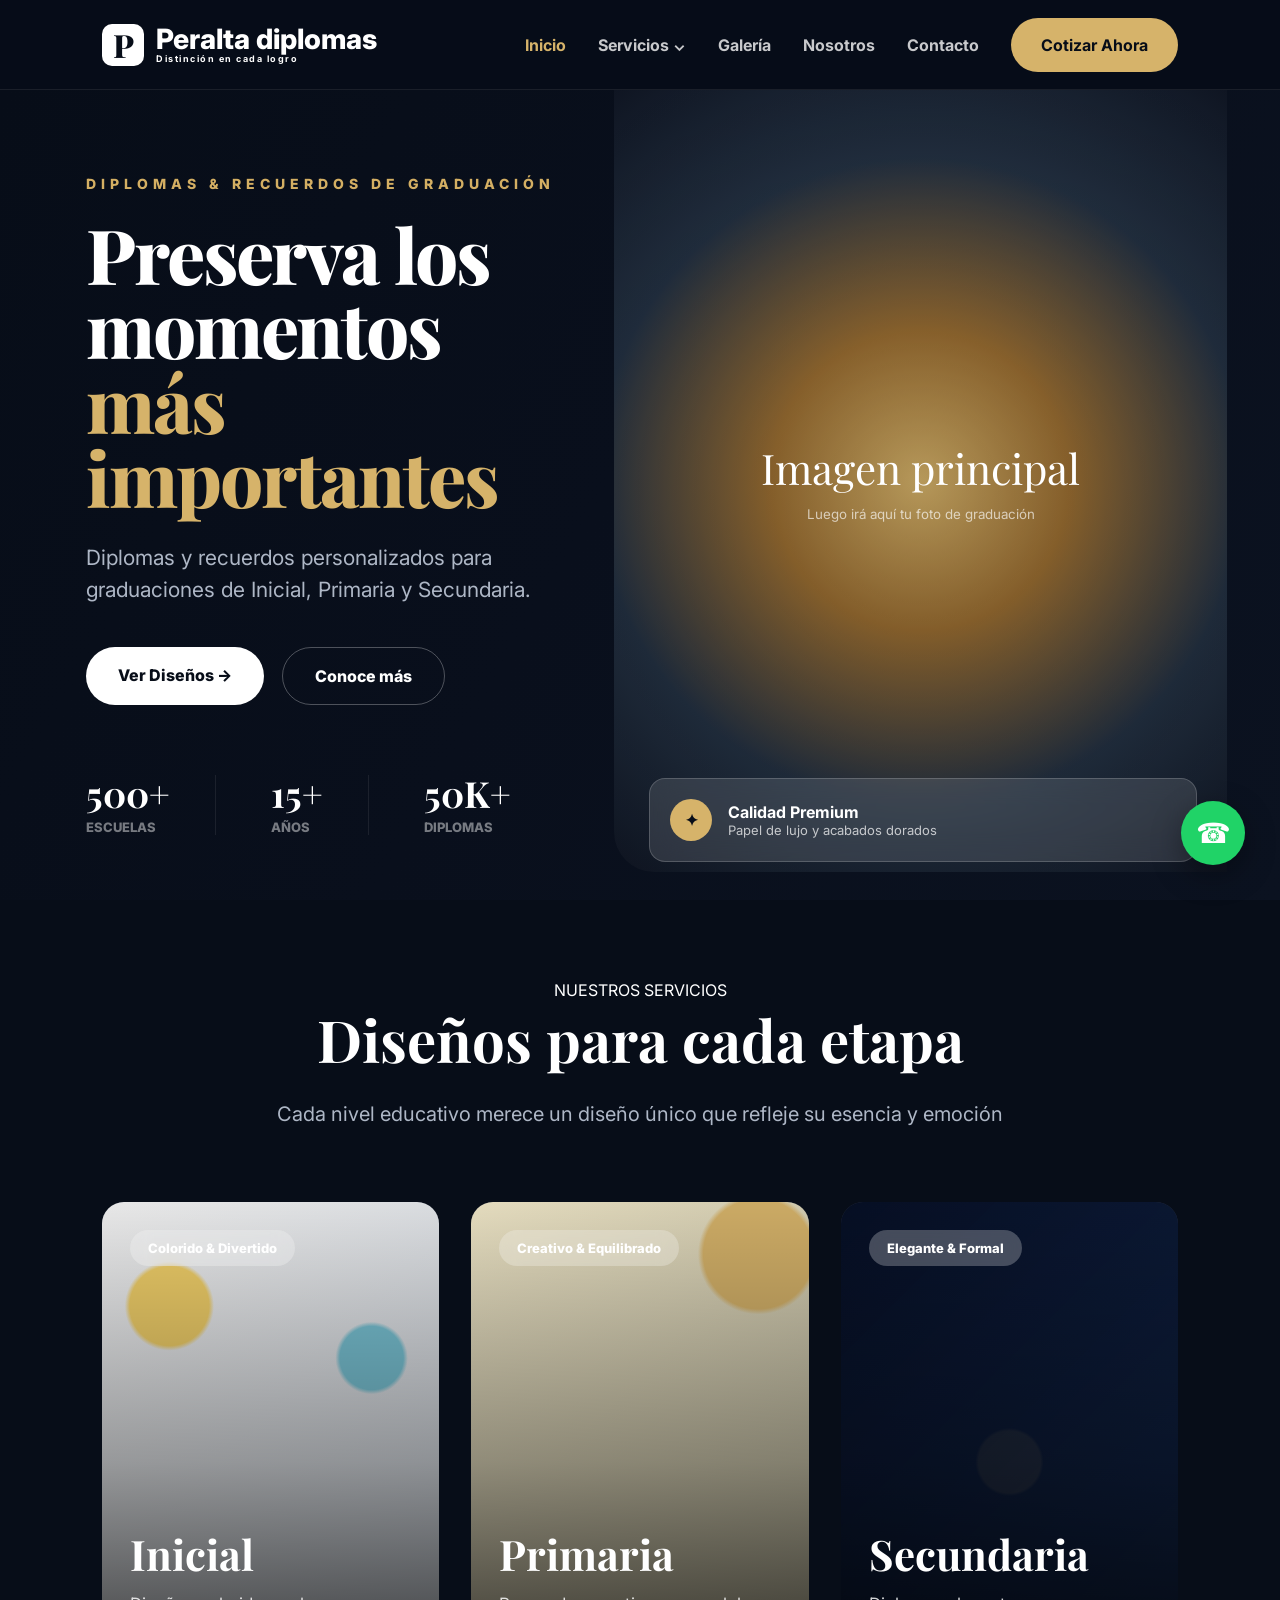
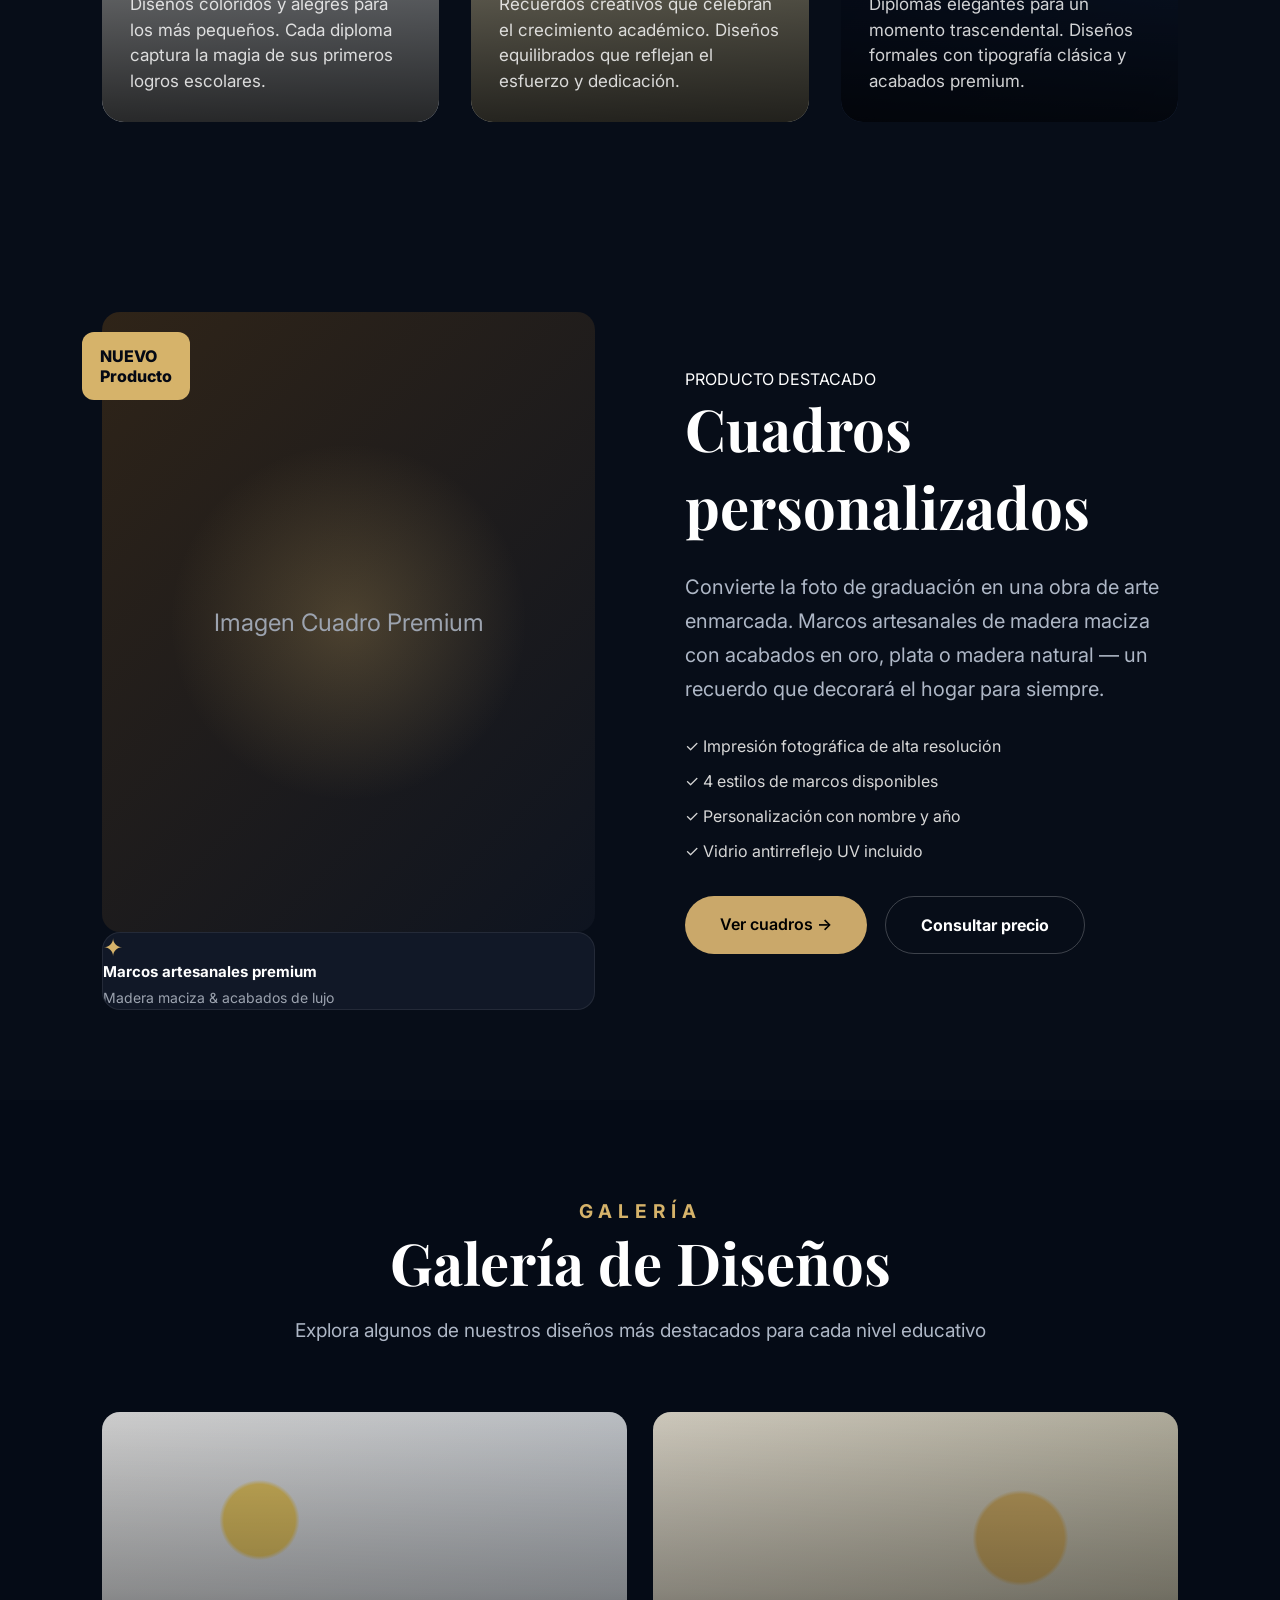
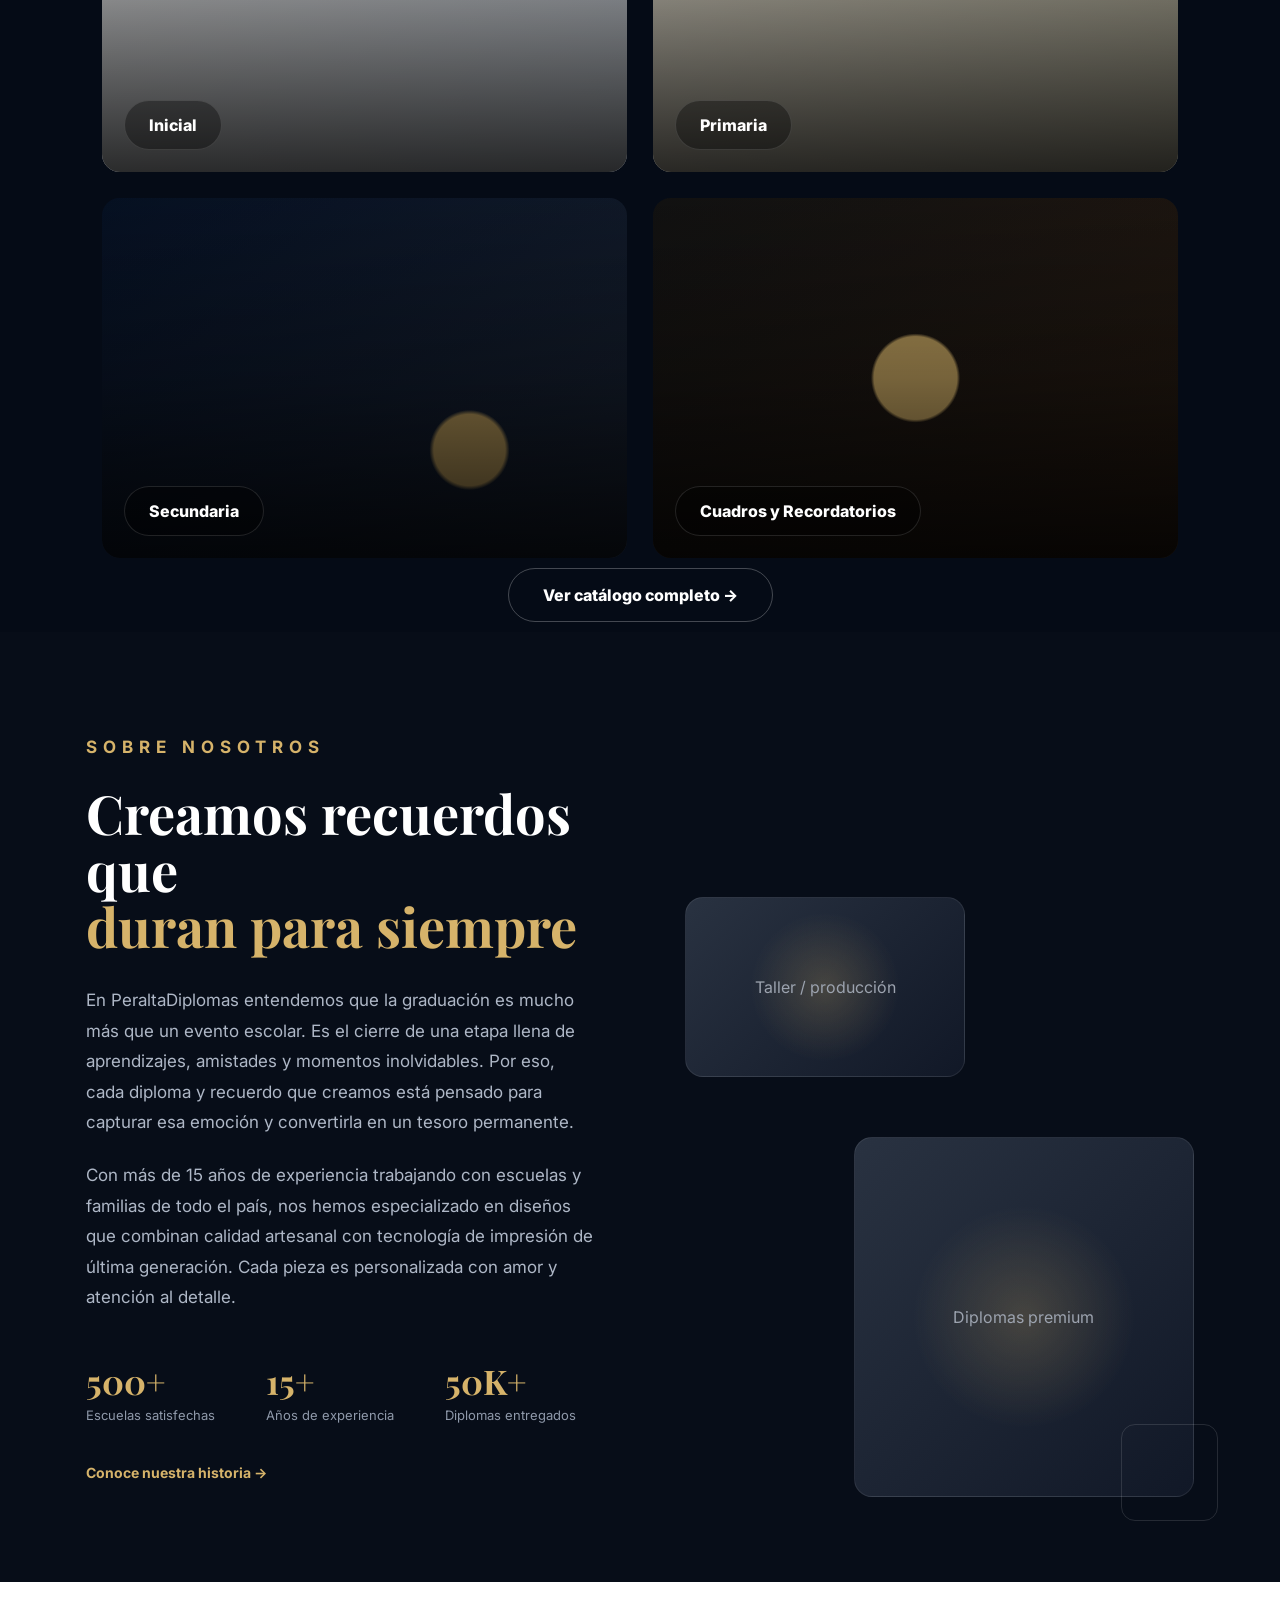
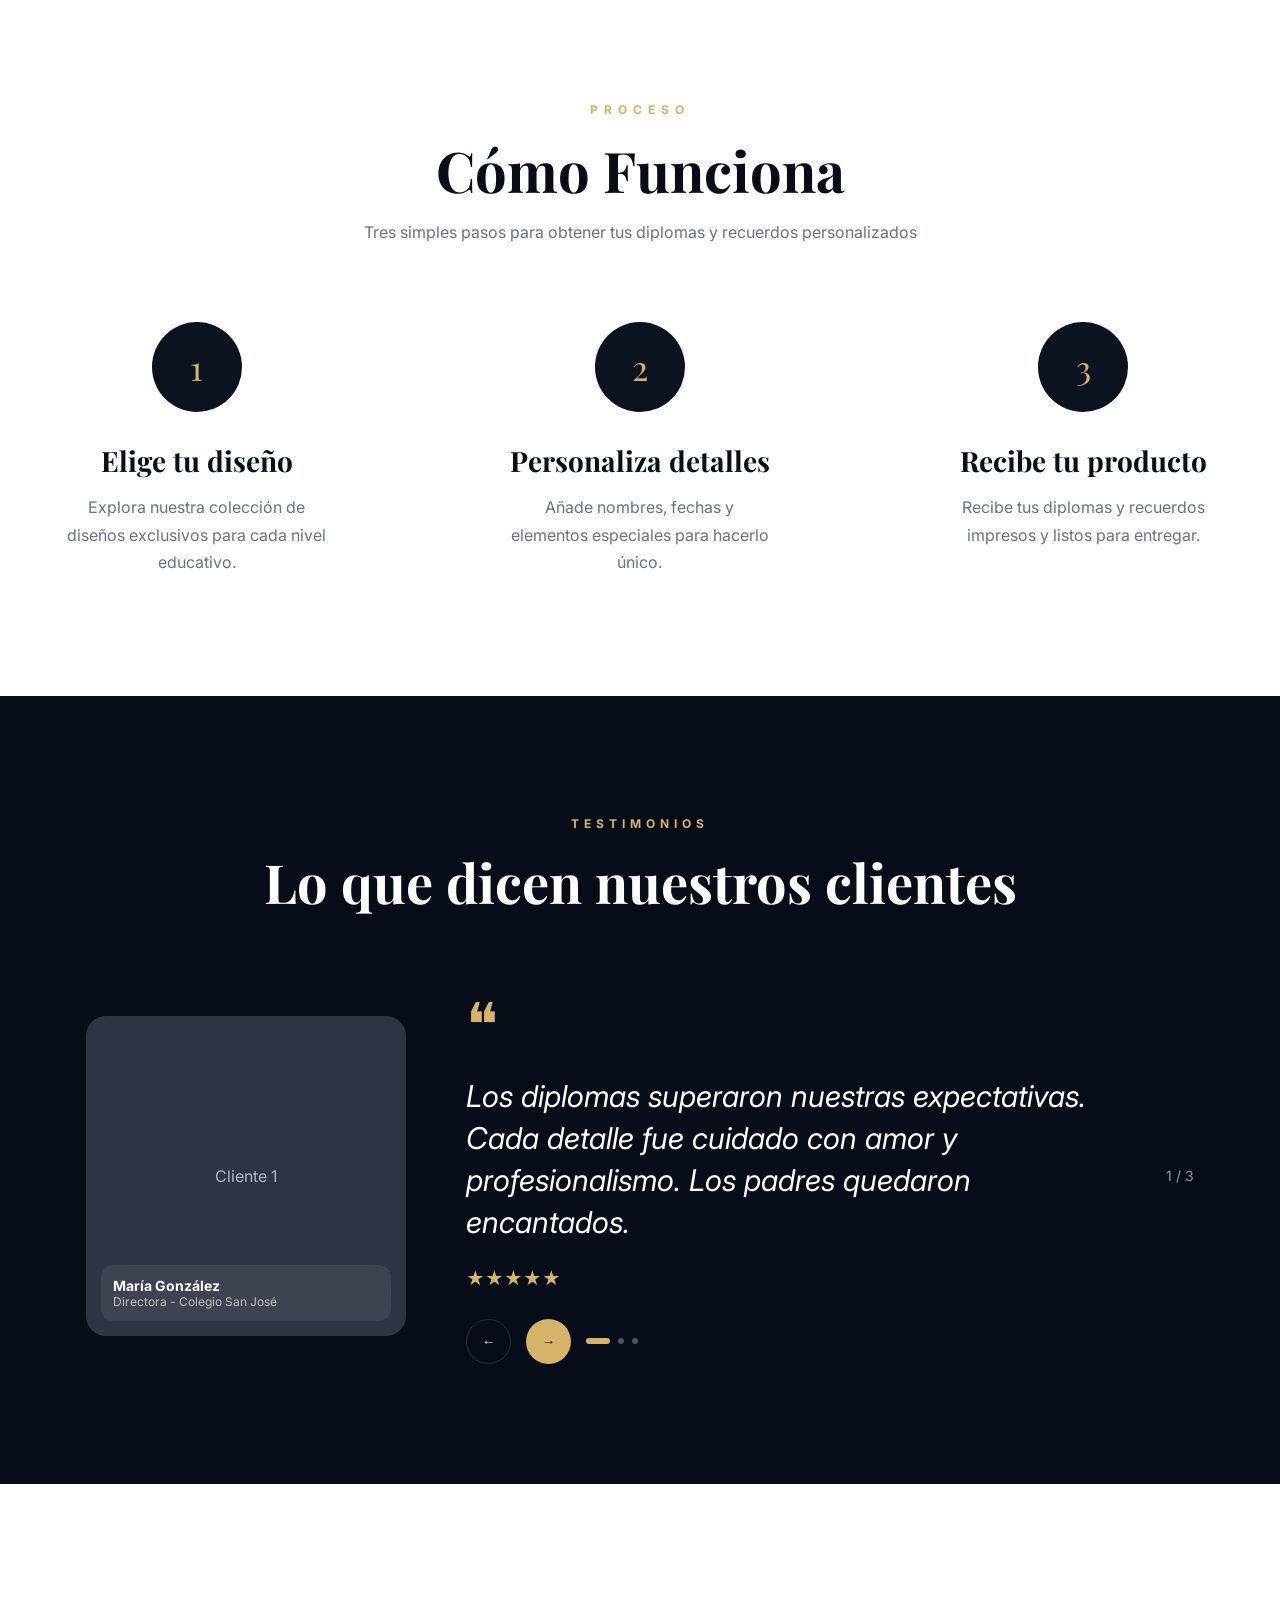
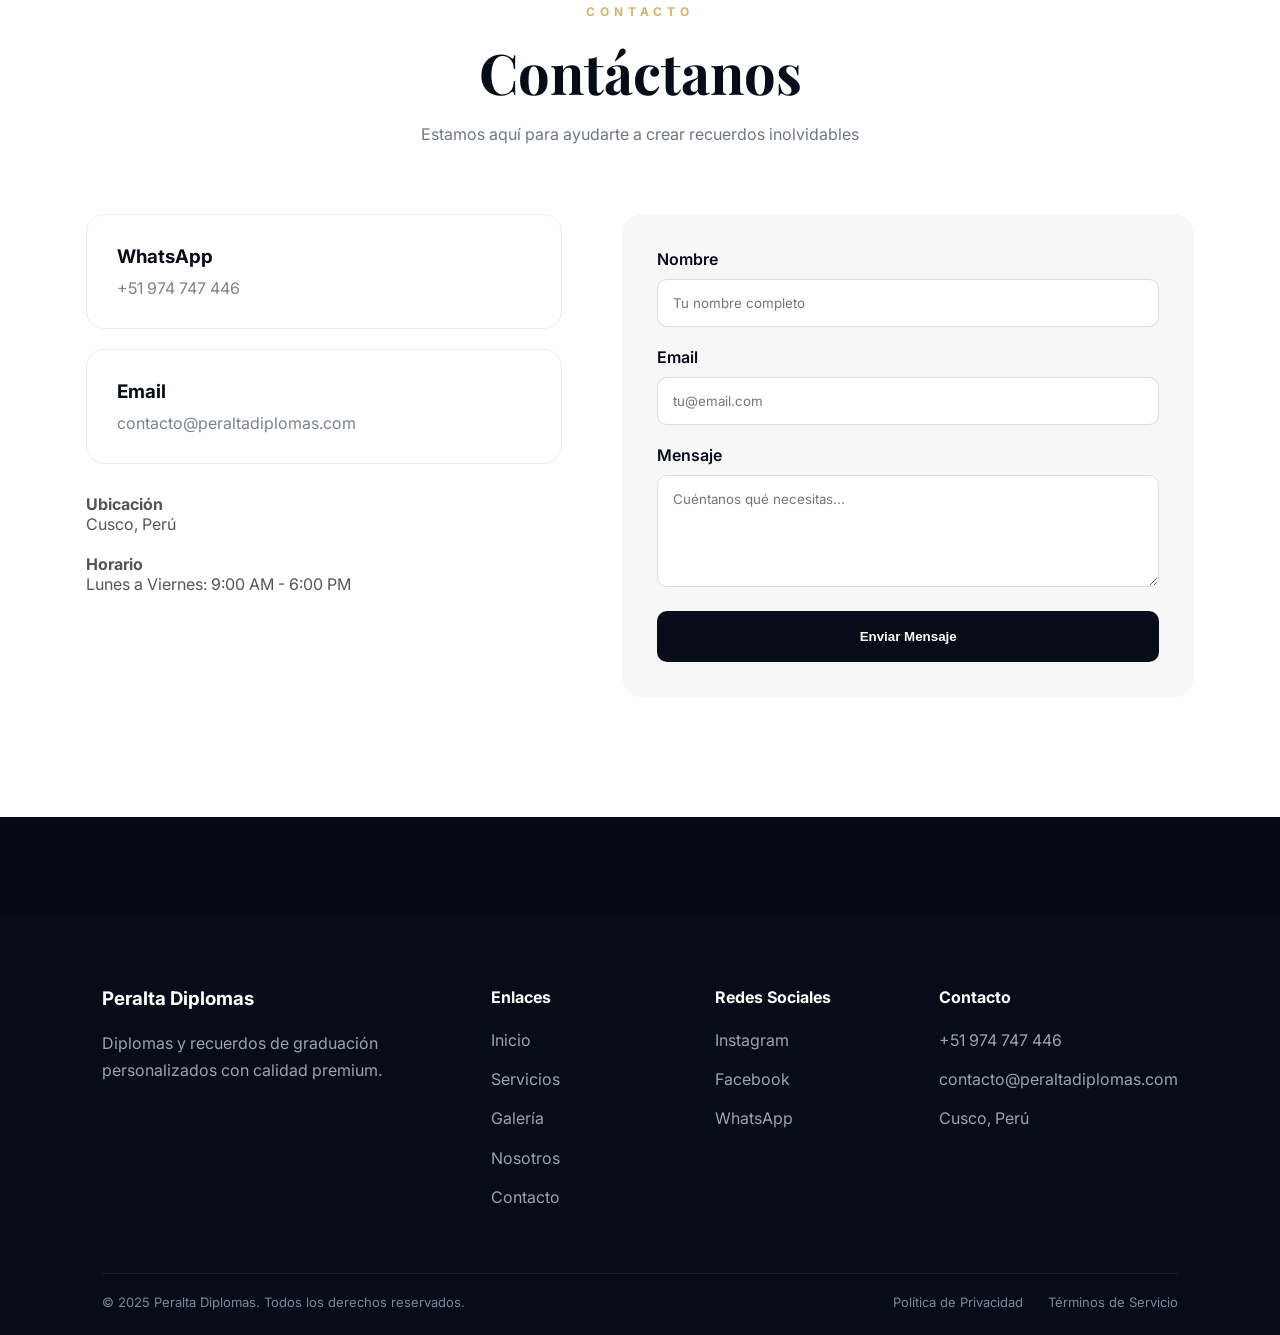
<file: index.html>
<!DOCTYPE html>
<html lang="es">
<head>
    <meta charset="UTF-8">
    <meta name="viewport" content="width=device-width, initial-scale=1.0">
    <title>Peralta Diplomas</title>

    <!-- Tipografías -->
    <link href="https://fonts.googleapis.com/css2?family=Inter:wght@400;500;600;700&family=Playfair+Display:wght@600;700;800&display=swap" rel="stylesheet">

    <!-- Estilos -->
    <link rel="stylesheet" href="css/style.css">
</head>

<body>

    <!-- HEADER FIJO -->
    <header class="header">
        <div class="logo-box">
            <div class="logo-img">P</div>
            <div>
                <h2>Peralta diplomas</h2>
                <p>Distinción en cada logro</p>
            </div>
        </div>

        <nav class="navbar">
            <a href="index.html" class="active">Inicio</a>

            <div class="nav-dropdown">
                <a href="servicios.html">Servicios <span>⌄</span></a>

                <div class="dropdown-menu">
                    <a href="servicios.html#inicial">
                        <strong>Inicial</strong>
                        <small>Colorido y divertido</small>
                    </a>

                    <a href="servicios.html#primaria">
                        <strong>Primaria</strong>
                        <small>Creativo y equilibrado</small>
                    </a>

                    <a href="servicios.html#secundaria">
                        <strong>Secundaria</strong>
                        <small>Elegante y formal</small>
                    </a>

                    <a href="servicios.html#cuadros">
                        <strong>Cuadros</strong>
                        <small>Fotos enmarcadas premium</small>
                    </a>

                    <a href="servicios.html" class="ver-todos">Ver todos los servicios →</a>
                </div>
            </div>

            <a href="galeria.html">Galería</a>
            <a href="nosotros.html">Nosotros</a>
            <a href="contacto.html">Contacto</a>
            <a href="contacto.html" class="btn-cotizar">Cotizar Ahora</a>
        </nav>
    </header>


    <!-- HERO PRINCIPAL -->
    <main>

        <section class="hero">

            <div class="hero-text">
                <p class="eyebrow">DIPLOMAS & RECUERDOS DE GRADUACIÓN</p>

                <h1>
                    Preserva los momentos
                    <span>más importantes</span>
                </h1>

                <p class="hero-description">
                    Diplomas y recuerdos personalizados para graduaciones de Inicial, Primaria y Secundaria.
                </p>

                <div class="hero-buttons">
                    <a href="galeria.html" class="btn-primary">Ver Diseños <span>→</span></a>
                    <a href="#servicios" class="btn-secondary">Conoce más</a>
                </div>

                <div class="stats">
                    <div>
                        <h3>500+</h3>
                        <p>Escuelas</p>
                    </div>

                    <div>
                        <h3>15+</h3>
                        <p>Años</p>
                    </div>

                    <div>
                        <h3>50K+</h3>
                        <p>Diplomas</p>
                    </div>
                </div>
            </div>


            <div class="hero-image">
                <div class="image-placeholder">
                    <p>Imagen principal</p>
                    <small>Luego irá aquí tu foto de graduación</small>
                </div>

                <div class="premium-card">
                    <div class="premium-icon">✦</div>
                    <div>
                        <h4>Calidad Premium</h4>
                        <p>Papel de lujo y acabados dorados</p>
                    </div>
                </div>
            </div>

        </section>
<!-- DISEÑOS PARA CADA ETAPA -->

<section class="designs-section" id="servicios">

    <div class="section-header">
        <p class="section-tag">NUESTROS SERVICIOS</p>

        <h2>Diseños para cada etapa</h2>

        <p class="section-description">
            Cada nivel educativo merece un diseño único que refleje su esencia y emoción
        </p>
    </div>

    <div class="designs-grid">

        <div class="design-card card-inicial">
            <div class="card-badge">Colorido & Divertido</div>

            <div class="card-content">
                <h3>Inicial</h3>
                <p>
                    Diseños coloridos y alegres para los más pequeños.
                    Cada diploma captura la magia de sus primeros logros escolares.
                </p>
            </div>
        </div>

        <div class="design-card card-primaria">
            <div class="card-badge">Creativo & Equilibrado</div>

            <div class="card-content">
                <h3>Primaria</h3>
                <p>
                    Recuerdos creativos que celebran el crecimiento académico.
                    Diseños equilibrados que reflejan el esfuerzo y dedicación.
                </p>
            </div>
        </div>

        <div class="design-card card-secundaria">
            <div class="card-badge">Elegante & Formal</div>

            <div class="card-content">
                <h3>Secundaria</h3>
                <p>
                    Diplomas elegantes para un momento trascendental.
                    Diseños formales con tipografía clásica y acabados premium.
                </p>
            </div>
        </div>

    </div>

</section>

<!-- CUADROS Y RECORDATORIOS -->

<section class="featured-product">

    <div class="featured-image">
        <span class="new-label">NUEVO<br>Producto</span>

        <div class="frame-placeholder">
            Imagen Cuadro Premium
        </div>

        <div class="frame-card">
            <span>✦</span>
            <div>
                <h4>Marcos artesanales premium</h4>
                <p>Madera maciza & acabados de lujo</p>
            </div>
        </div>
    </div>

    <div class="featured-content">

        <p class="section-tag">PRODUCTO DESTACADO</p>

        <h2>Cuadros personalizados</h2>

        <p class="featured-text">
            Convierte la foto de graduación en una obra de arte enmarcada.
            Marcos artesanales de madera maciza con acabados en oro, plata o
            madera natural — un recuerdo que decorará el hogar para siempre.
        </p>

        <ul class="featured-list">
            <li>✓ Impresión fotográfica de alta resolución</li>
            <li>✓ 4 estilos de marcos disponibles</li>
            <li>✓ Personalización con nombre y año</li>
            <li>✓ Vidrio antirreflejo UV incluido</li>
        </ul>

        <div class="featured-buttons">
            <a href="servicios.html#cuadros" class="btn-service">Ver cuadros →</a>
            <a href="contacto.html" class="btn-outline">Consultar precio</a>
        </div>

    </div>

</section>
<!-- GALERÍA DE DISEÑOS -->

<section class="gallery-preview" id="galeria">

    <div class="gallery-header">
        <p class="section-tag">GALERÍA</p>

        <h2>Galería de Diseños</h2>

        <p>
            Explora algunos de nuestros diseños más destacados para cada nivel educativo
        </p>
    </div>

    <div class="gallery-grid">

        <div class="gallery-card">
            <div class="gallery-img temp-inicial"></div>
            <span class="gallery-label">Inicial</span>
            <div class="zoom-icon">⌕</div>
        </div>

        <div class="gallery-card">
            <div class="gallery-img temp-primaria"></div>
            <span class="gallery-label">Primaria</span>
            <div class="zoom-icon">⌕</div>
        </div>

        <div class="gallery-card">
            <div class="gallery-img temp-secundaria"></div>
            <span class="gallery-label">Secundaria</span>
            <div class="zoom-icon">⌕</div>
        </div>

        <div class="gallery-card">
            <div class="gallery-img temp-cuadros"></div>
            <span class="gallery-label">Cuadros y Recordatorios</span>
            <div class="zoom-icon">⌕</div>
        </div>

    </div>

<div class="catalog-button-wrap">
    <a href="galeria.html" class="catalog-button">
        Ver catálogo completo →
    </a>
</div>
<!-- SOBRE NOSOTROS -->

<section class="about-preview" id="nosotros">

    <div class="about-content">

        <p class="section-tag">SOBRE NOSOTROS</p>

        <h2>
            Creamos recuerdos que
            <span>duran para siempre</span>
        </h2>

        <p>
            En PeraltaDiplomas entendemos que la graduación es mucho más que un evento escolar.
            Es el cierre de una etapa llena de aprendizajes, amistades y momentos inolvidables.
            Por eso, cada diploma y recuerdo que creamos está pensado para capturar esa emoción
            y convertirla en un tesoro permanente.
        </p>

        <p>
            Con más de 15 años de experiencia trabajando con escuelas y familias de todo el país,
            nos hemos especializado en diseños que combinan calidad artesanal con tecnología de
            impresión de última generación. Cada pieza es personalizada con amor y atención al detalle.
        </p>

        <div class="about-stats">
            <div>
                <h3>500+</h3>
                <p>Escuelas satisfechas</p>
            </div>

            <div>
                <h3>15+</h3>
                <p>Años de experiencia</p>
            </div>

            <div>
                <h3>50K+</h3>
                <p>Diplomas entregados</p>
            </div>
        </div>

        <a href="nosotros.html" class="about-link">
            Conoce nuestra historia →
        </a>

    </div>

    <div class="about-images">

        <div class="about-img img-small">
            Taller / producción
        </div>

        <div class="about-img img-large">
            Diplomas premium
        </div>

    </div>

</section>

<!-- PROCESO -->

<section class="process-section">

    <p class="process-tag">PROCESO</p>

    <h2>Cómo Funciona</h2>

    <p class="process-description">
        Tres simples pasos para obtener tus diplomas y recuerdos personalizados
    </p>

    <div class="process-grid">

        <div class="process-card">

            <div class="process-number">1</div>

            <h3>Elige tu diseño</h3>

            <p>
                Explora nuestra colección de diseños exclusivos para cada nivel educativo.
            </p>

        </div>

        <div class="process-card">

            <div class="process-number">2</div>

            <h3>Personaliza detalles</h3>

            <p>
                Añade nombres, fechas y elementos especiales para hacerlo único.
            </p>

        </div>

        <div class="process-card">

            <div class="process-number">3</div>

            <h3>Recibe tu producto</h3>

            <p>
                Recibe tus diplomas y recuerdos impresos y listos para entregar.
            </p>

        </div>

    </div>

</section>
<!-- TESTIMONIOS -->

<section class="testimonials-section">

    <p class="testimonials-tag">TESTIMONIOS</p>

    <h2>Lo que dicen nuestros clientes</h2>

    <div class="testimonial-wrapper">

        <div class="testimonial-image">

            <div class="testimonial-placeholder" id="testimonialImage">
             Cliente 1
            </div>

            <div class="testimonial-info">
                <h4 id="testimonialName">María González</h4>
                <p id="testimonialRole">Directora - Colegio San José</p>
            </div>

        </div>

        <div class="testimonial-content">

            <div class="quote-mark">❝</div>

            <p class="testimonial-text" id="testimonialText">
                Los diplomas superaron nuestras expectativas.
                Cada detalle fue cuidado con amor y profesionalismo.
                Los padres quedaron encantados.
            </p>

            <div class="stars">
                ★★★★★
            </div>

            <div class="testimonial-controls">

                <button class="nav-btn">←</button>

                <button class="nav-btn active-btn">→</button>

                <div class="dots">

                <span class="dot active-dot"></span>

                <span class="dot"></span>

                <span class="dot"></span>

</div>

            </div>

        </div>

        <div class="testimonial-counter" id="testimonialCounter">
            1 / 3
        </div>

    </div>

</section>
<!-- CONTACTO -->

<section class="contact-section">

    <p class="contact-tag">CONTACTO</p>

    <h2>Contáctanos</h2>

    <p class="contact-subtitle">
        Estamos aquí para ayudarte a crear recuerdos inolvidables
    </p>

    <div class="contact-wrapper">

        <div class="contact-info">

            <div class="contact-card">

                <h3>WhatsApp</h3>

                <p>+51 974 747 446</p>

            </div>

            <div class="contact-card">

                <h3>Email</h3>

                <p>contacto@peraltadiplomas.com</p>

            </div>

            <div class="contact-details">

                <p><strong>Ubicación</strong><br>
                Cusco, Perú</p>

                <p><strong>Horario</strong><br>
                Lunes a Viernes: 9:00 AM - 6:00 PM</p>

            </div>

        </div>

        <form class="contact-form">

            <label>Nombre</label>

            <input
            type="text"
            placeholder="Tu nombre completo">

            <label>Email</label>

            <input
            type="email"
            placeholder="tu@email.com">

            <label>Mensaje</label>

            <textarea
            placeholder="Cuéntanos qué necesitas..."
            rows="5"></textarea>

            <button type="submit">

                Enviar Mensaje

            </button>

        </form>

    </div>

</section>

</section>

<!-- WHATSAPP FLOTANTE -->


    <!-- WHATSAPP FLOTANTE -->
    <a class="whatsapp" href="https://wa.me/51974747446?text=Hola,%20quisiera%20información%20sobre%20los%20recuerdos%20y%20diplomas%20personalizados%20de%20Peralta%20Diplomas." target="_blank">
        ☎
    </a>

<footer class="footer">

    <div class="footer-content">

        <div class="footer-column">

            <h3>Peralta Diplomas</h3>

            <p>
                Diplomas y recuerdos de graduación personalizados
                con calidad premium.
            </p>

        </div>

        <div class="footer-column">

            <h4>Enlaces</h4>

            <a href="#">Inicio</a>
            <a href="#">Servicios</a>
            <a href="#">Galería</a>
            <a href="#">Nosotros</a>
            <a href="#">Contacto</a>

        </div>

        <div class="footer-column">

            <h4>Redes Sociales</h4>

            <a href="#">Instagram</a>
            <a href="#">Facebook</a>
            <a href="#">WhatsApp</a>

        </div>

        <div class="footer-column">

            <h4>Contacto</h4>

            <p>+51 974 747 446</p>
            <p>contacto@peraltadiplomas.com</p>
            <p>Cusco, Perú</p>

        </div>

    </div>

    <div class="footer-bottom">

        <p>
            © 2025 Peralta Diplomas. Todos los derechos reservados.
        </p>

        <div class="footer-links">

            <a href="#">Política de Privacidad</a>

            <a href="#">Términos de Servicio</a>

        </div>

    </div>

</footer>

    <script src="js/script.js"></script>
</body>
</html>
</file>
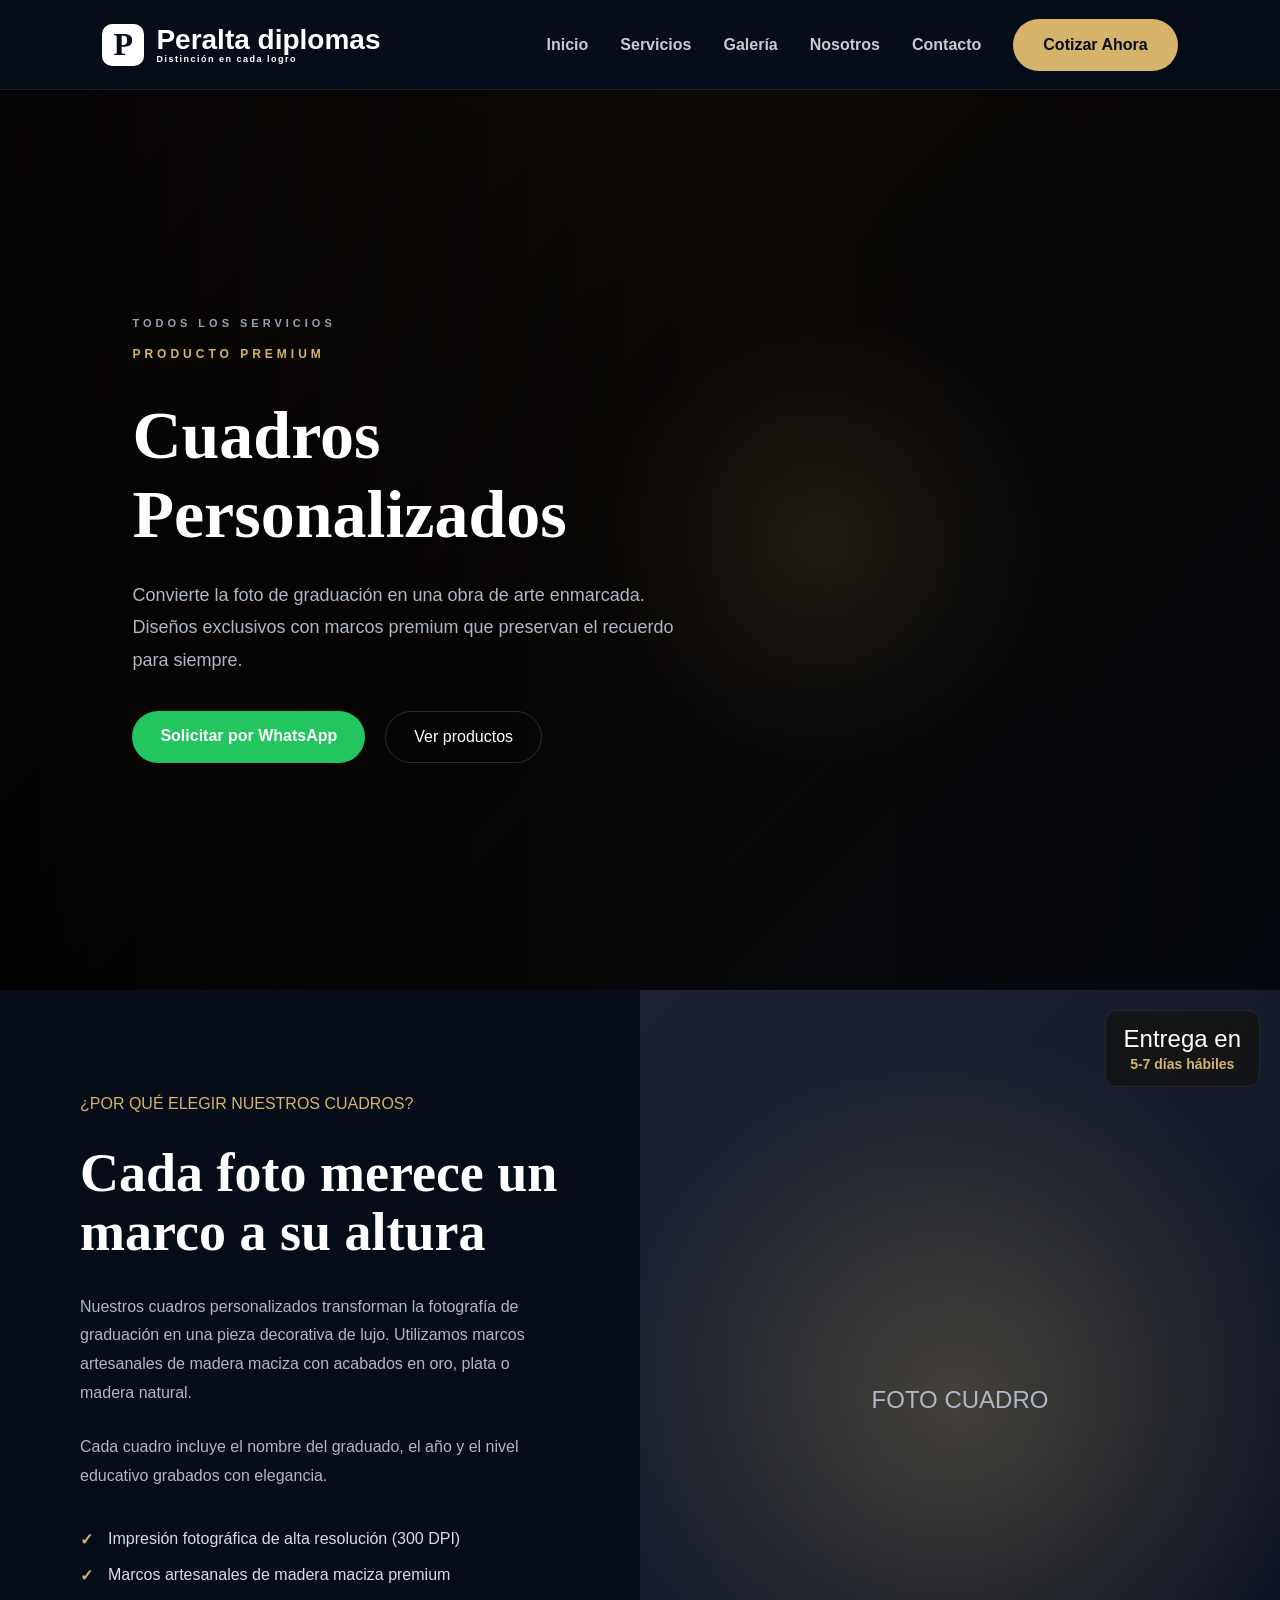
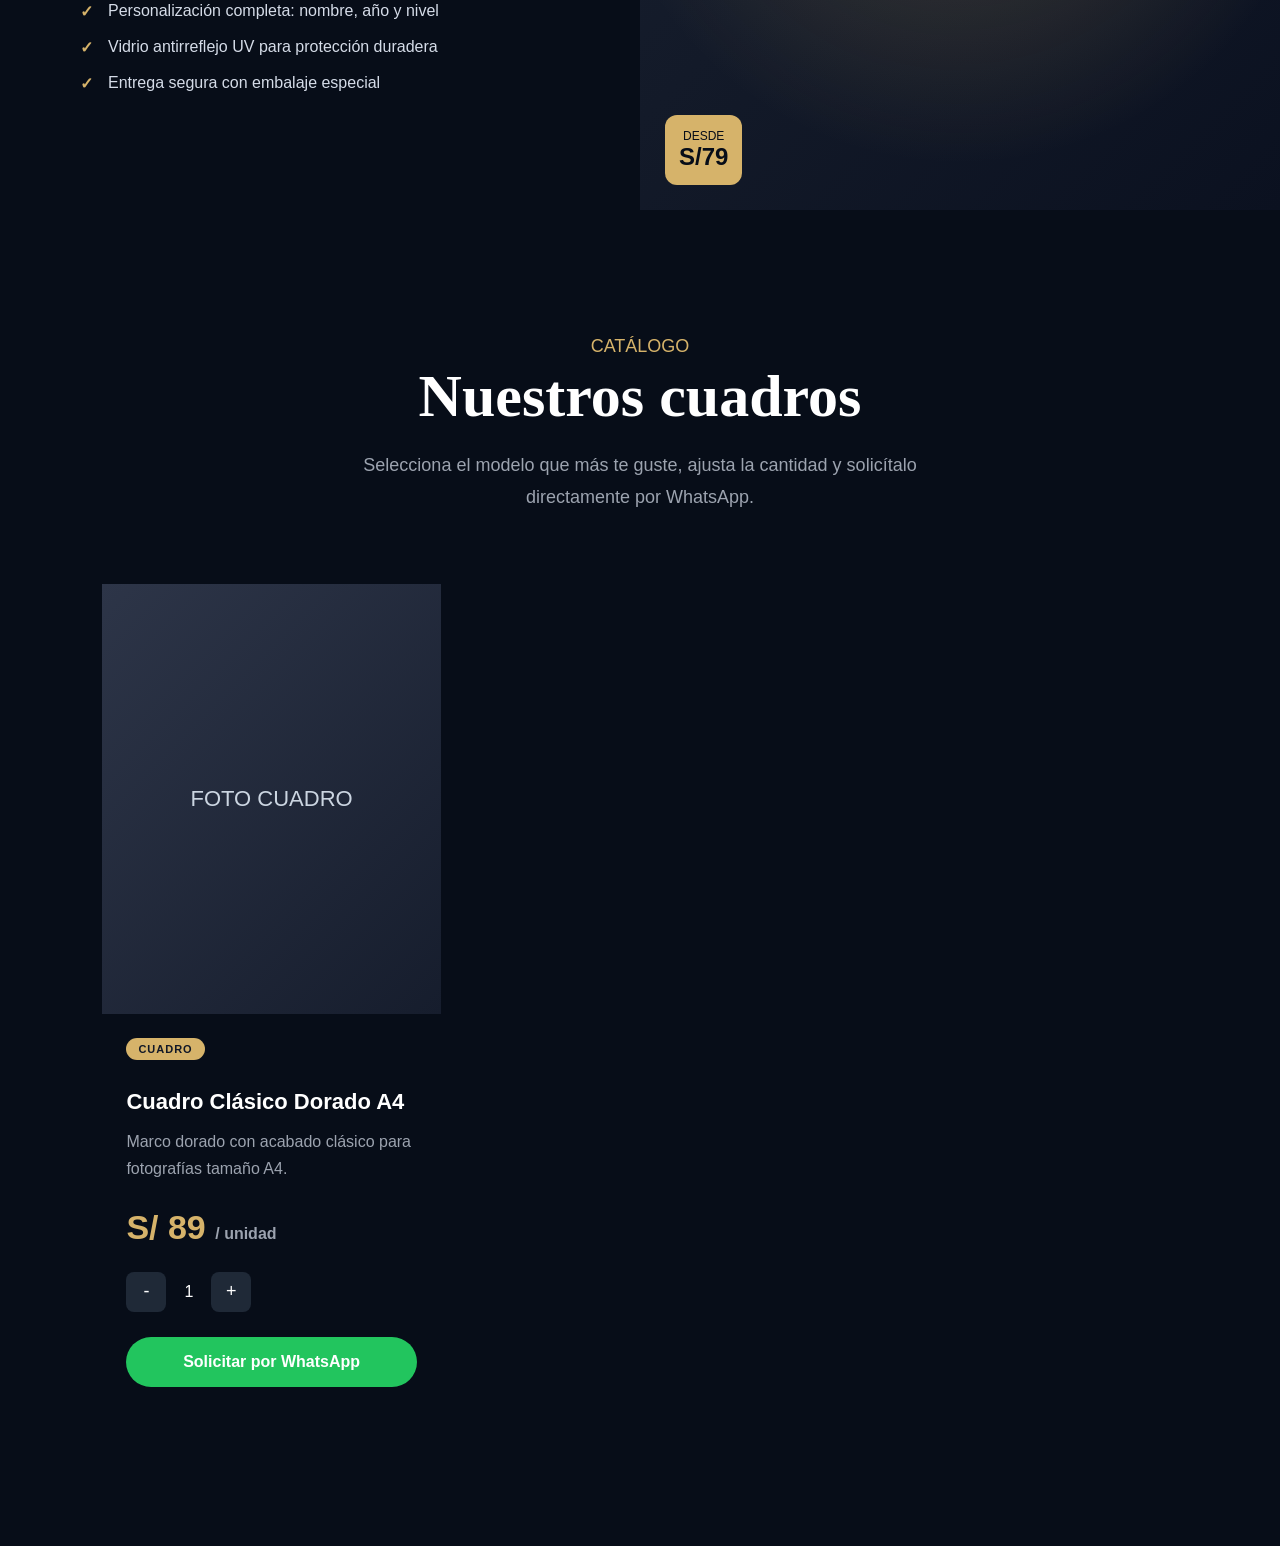
<file: cuadros.html>
<!DOCTYPE html>
<html lang="es">

<head>

<meta charset="UTF-8">
<meta name="viewport" content="width=device-width, initial-scale=1.0">

<title>Cuadros Personalizados | Peralta Diplomas</title>

<link rel="stylesheet" href="css/style.css">

</head>

<body>

<header class="header">

    <div class="logo-box">

        <div class="logo-img">P</div>

        <div>

            <h2>Peralta diplomas</h2>

            <p>Distinción en cada logro</p>

        </div>

    </div>

    <nav class="navbar">

        <a href="index.html">Inicio</a>

        <a href="servicios.html">Servicios</a>

        <a href="galeria.html">Galería</a>

        <a href="nosotros.html">Nosotros</a>

        <a href="contacto.html">Contacto</a>

        <a href="contacto.html" class="btn-cotizar">
            Cotizar Ahora
        </a>

    </nav>

</header>

<main>

<section class="frames-hero">

    <div class="hero-overlay"></div>

    <div class="frames-hero-content">

        <p class="frames-small">
            TODOS LOS SERVICIOS
        </p>

        <p class="frames-tag">
            PRODUCTO PREMIUM
        </p>

        <h1>
            Cuadros Personalizados
        </h1>

        <p class="frames-description">

            Convierte la foto de graduación en una obra de arte
            enmarcada. Diseños exclusivos con marcos premium que
            preservan el recuerdo para siempre.

        </p>

        <div class="frames-buttons">

            <a href="#" class="btn-whatsapp-frame">
                Solicitar por WhatsApp
            </a>

            <a href="#catalogo-cuadros" class="btn-products-frame">
                Ver productos
            </a>

        </div>

    </div>

</section>

<section class="frames-benefits">

    <div class="benefits-content">

        <p class="benefits-tag">
            ¿POR QUÉ ELEGIR NUESTROS CUADROS?
        </p>

        <h2>
            Cada foto merece un marco a su altura
        </h2>

        <p>

            Nuestros cuadros personalizados transforman la fotografía
            de graduación en una pieza decorativa de lujo.

            Utilizamos marcos artesanales de madera maciza
            con acabados en oro, plata o madera natural.

        </p>

        <p>

            Cada cuadro incluye el nombre del graduado,
            el año y el nivel educativo grabados con elegancia.

        </p>

        <ul class="benefits-list">

            <li>Impresión fotográfica de alta resolución (300 DPI)</li>

            <li>Marcos artesanales de madera maciza premium</li>

            <li>Personalización completa: nombre, año y nivel</li>

            <li>Vidrio antirreflejo UV para protección duradera</li>

            <li>Entrega segura con embalaje especial</li>

        </ul>

    </div>

    <div class="benefits-image">

    <span class="catalog-image-text">FOTO CUADRO</span>

    <div class="price-badge">

        DESDE<br>
        <strong>S/79</strong>

    </div>

    <div class="delivery-badge">

        Entrega en<br>
        <strong>5-7 días hábiles</strong>

    </div>

</div>

    
</section>

<section class="catalog-section" id="catalogo-cuadros">

    <div class="catalog-header">

        <p class="catalog-subtitle">
            CATÁLOGO
        </p>

        <h2>
            Nuestros cuadros
        </h2>

        <p>
            Selecciona el modelo que más te guste, ajusta la cantidad y
            solicítalo directamente por WhatsApp.
        </p>

    </div>

<div class="catalog-grid">

    <class="catalog-item">

        <div class="catalog-image">



    FOTO CUADRO

    <div class="catalog-overlay">

        <button class="catalog-view">
           👁 Más información
        </button>

    </div>


</div>

        <div class="catalog-content">

            <span class="catalog-badge">CUADRO</span>

            <h3>Cuadro Clásico Dorado A4</h3>

            <p>
                Marco dorado con acabado clásico para fotografías tamaño A4.
            </p>

            <div class="catalog-price">
                S/ 89
                <small>/ unidad</small>
            </div>

            <div class="catalog-quantity">

                <button>-</button>

                <span>1</span>

                <button>+</button>

            </div>

            <a href="#" class="catalog-btn-whatsapp">
                Solicitar por WhatsApp
            </a>

            


        </div>

    </div>

</div>

</section>
<div class="catalog-modal">

    <div class="catalog-modal-content">

        <button class="catalog-modal-close">
            ✕
        </button>

        <!-- LADO IZQUIERDO -->

        <div class="catalog-modal-gallery">

            <div class="catalog-modal-main-image">

                FOTO PRINCIPAL

            </div>

        </div>

        <!-- LADO DERECHO -->

        <div class="catalog-modal-info">

    <span class="catalog-modal-badge">
        CUADRO
    </span>

    <h2>
        Cuadro Clásico Dorado A4
    </h2>

    <div class="catalog-modal-price">
        S/ 89
        <small>por unidad</small>
    </div>

    <div class="catalog-modal-section-title">
        CANTIDAD
    </div>

    <div class="catalog-modal-actions">

        <div class="catalog-modal-quantity">

            <button>-</button>

            <span>1</span>

            <button>+</button>

        </div>

        <a href="#" class="catalog-modal-whatsapp">
            Solicitar por WhatsApp
        </a>

    </div>

    <div class="catalog-tabs">

        <button class="catalog-tab active">
            Detalles del producto
        </button>

        <button class="catalog-tab">
            Características
        </button>

        <button class="catalog-tab">
            Materiales
        </button>

    </div>

    <!-- DETALLES -->
<div class="catalog-tab-content active" id="details-content">

    <div class="catalog-description">

        Marco premium de madera con acabado dorado, diseñado para exhibir y proteger
        fotografías de graduación con un estilo elegante y duradero.

    </div>

    <div class="catalog-specs">

        <div class="catalog-spec-row">
            <span>ESPECIFICACIÓN</span>
        </div>

        <div class="catalog-spec-row">
            <strong>Tamaño</strong>
            <p>A4 (21 × 29.7 cm)</p>
        </div>

        <div class="catalog-spec-row">
            <strong>Material</strong>
            <p>Madera con acabado dorado premium.</p>
        </div>

        <div class="catalog-spec-row">
            <strong>Impresión</strong>
            <p>Fotografía de alta resolución.</p>
        </div>

    </div>

</div>

<!-- CARACTERÍSTICAS -->
<div class="catalog-tab-content" id="features-content">

    <ul class="catalog-list">

        <li>✔ Vidrio antirreflejo UV para protección permanente.</li>

        <li>✔ Paspartú de algodón blanco de 5 cm de ancho.</li>

        <li>✔ Ganchos de acero dorado para colgar incluidos.</li>

        <li>✔ Esquinas reforzadas con metal dorado.</li>

        <li>✔ Incluye certificado de autenticidad.</li>

    </ul>

</div>

<!-- MATERIALES -->
<div class="catalog-tab-content" id="materials-content">

    <ul class="catalog-list">

        <li><strong>Marco:</strong> Madera maciza premium.</li>

        <li><strong>Acabado:</strong> Lámina dorada resistente.</li>

        <li><strong>Vidrio:</strong> Antirreflejo con protección UV.</li>

        <li><strong>Impresión:</strong> Papel fotográfico 300 DPI.</li>

        <li><strong>Respaldo:</strong> MDF de alta densidad.</li>

    </ul>

</div>  

        

    </div>

</div>

    </div>

</div>
<script src="js/script.js"></script>
</body>
</html>
</file>
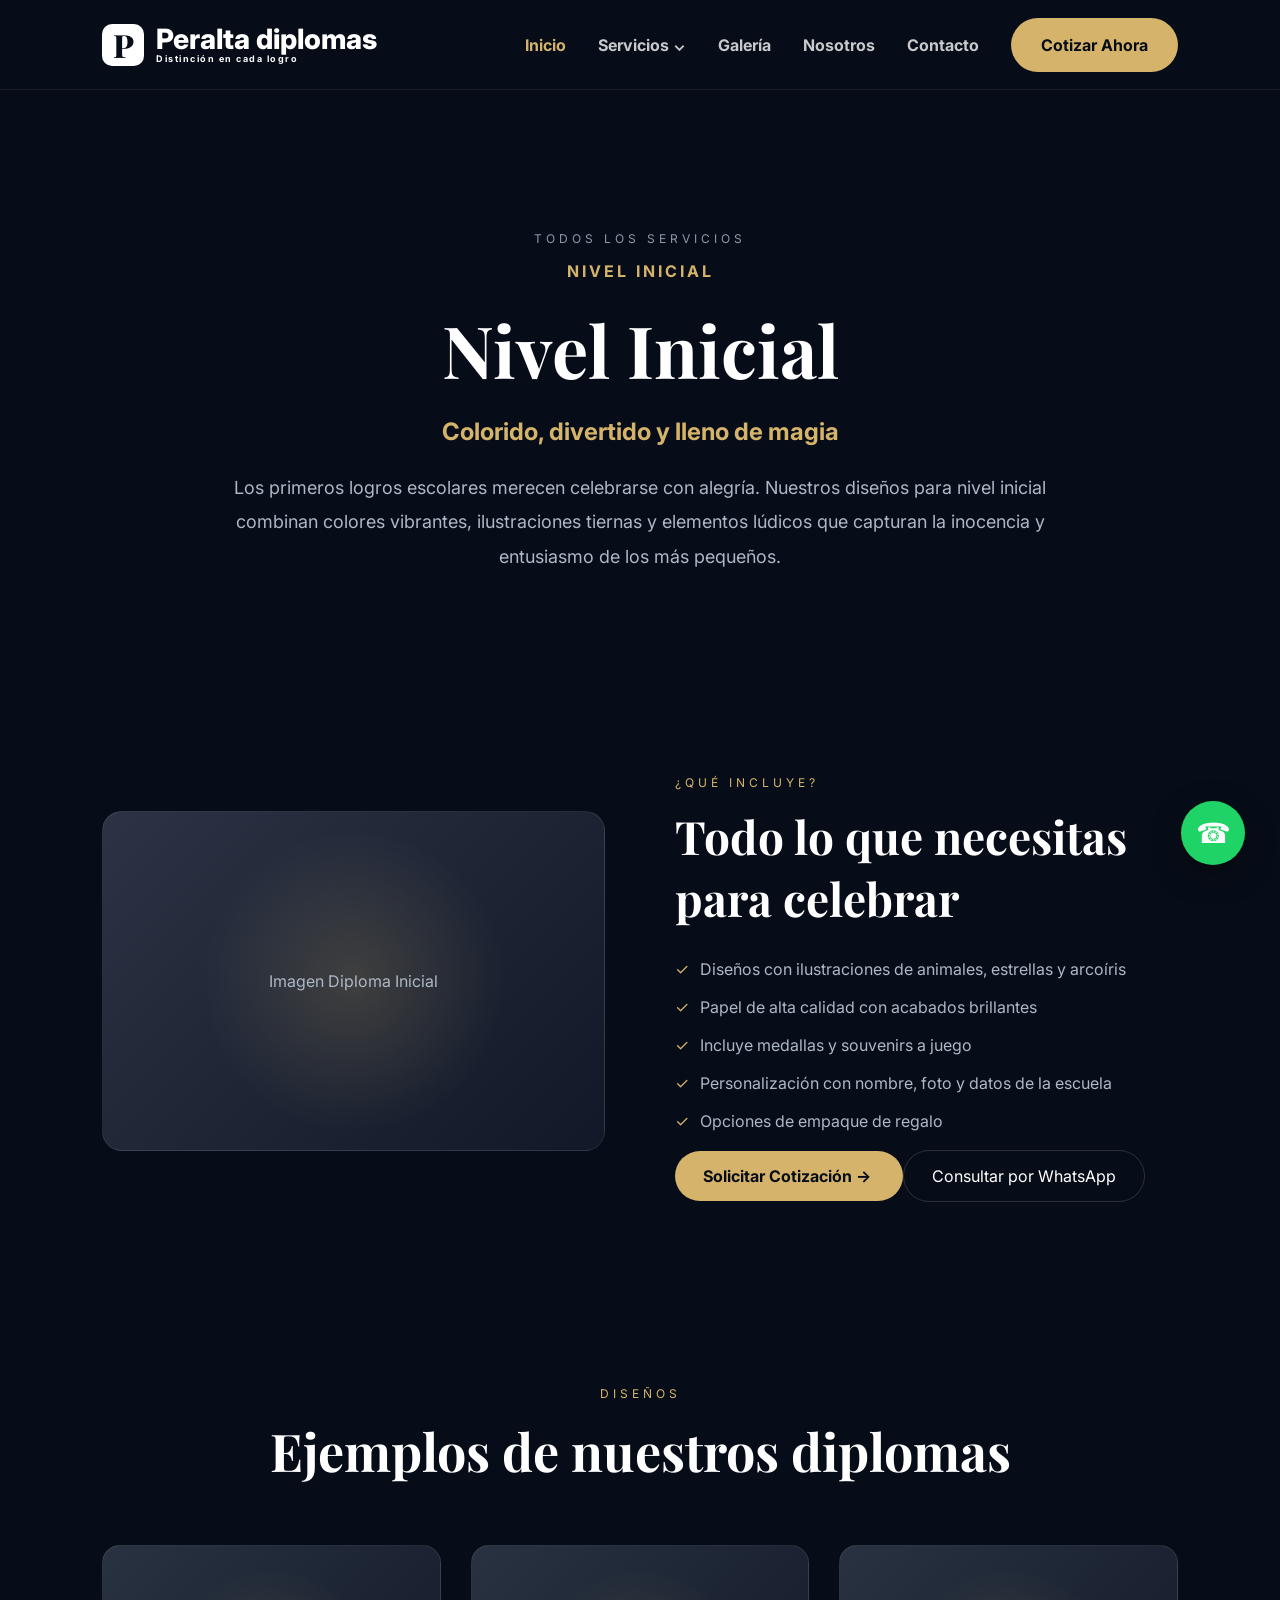
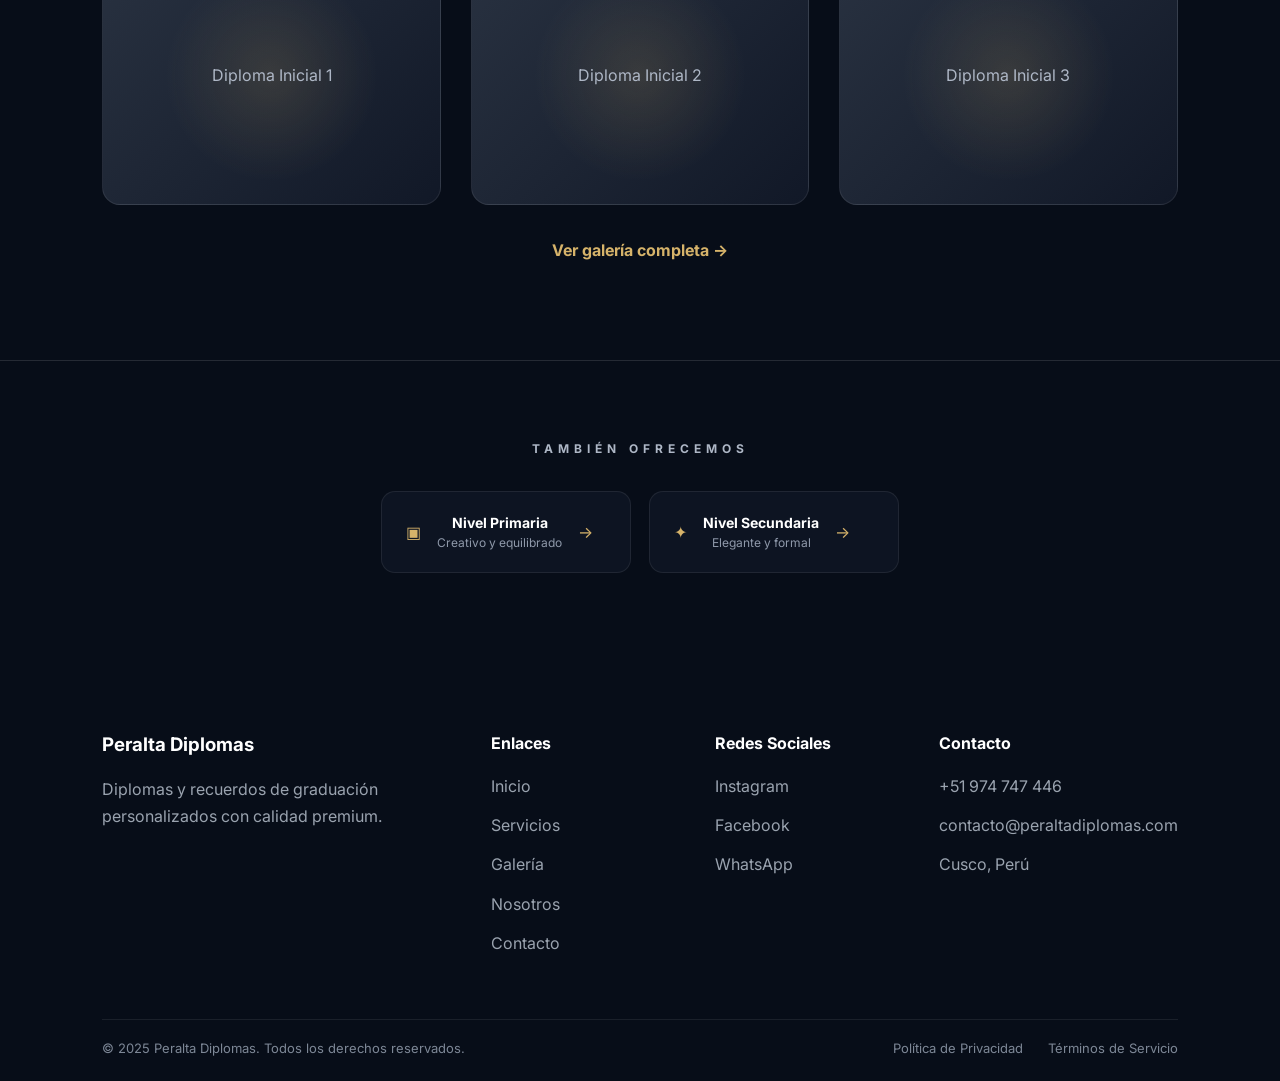
<file: inicial.html>
<!DOCTYPE html>
<html lang="es">
<head>
    <meta charset="UTF-8">
    <meta name="viewport" content="width=device-width, initial-scale=1.0">
    <title>Peralta Diplomas</title>

    <!-- Tipografías -->
    <link href="https://fonts.googleapis.com/css2?family=Inter:wght@400;500;600;700&family=Playfair+Display:wght@600;700;800&display=swap" rel="stylesheet">

    <!-- Estilos -->
    <link rel="stylesheet" href="css/style.css">
</head>

<body>

    <!-- HEADER FIJO -->
    <header class="header">
        <div class="logo-box">
            <div class="logo-img">P</div>
            <div>
                <h2>Peralta diplomas</h2>
                <p>Distinción en cada logro</p>
            </div>
        </div>

        <nav class="navbar">
            <a href="index.html" class="active">Inicio</a>

            <div class="nav-dropdown">
                <a href="servicios.html">Servicios <span>⌄</span></a>

                <div class="dropdown-menu">
                    <a href="servicios.html#inicial">
                        <strong>Inicial</strong>
                        <small>Colorido y divertido</small>
                    </a>

                    <a href="servicios.html#primaria">
                        <strong>Primaria</strong>
                        <small>Creativo y equilibrado</small>
                    </a>

                    <a href="servicios.html#secundaria">
                        <strong>Secundaria</strong>
                        <small>Elegante y formal</small>
                    </a>

                    <a href="servicios.html#cuadros">
                        <strong>Cuadros</strong>
                        <small>Fotos enmarcadas premium</small>
                    </a>

                    <a href="servicios.html" class="ver-todos">Ver todos los servicios →</a>
                </div>
            </div>

            <a href="galeria.html">Galería</a>
            <a href="nosotros.html">Nosotros</a>
            <a href="contacto.html">Contacto</a>
            <a href="contacto.html" class="btn-cotizar">Cotizar Ahora</a>
        </nav>
    </header>
<main>

<section class="service-page-hero">

    <div class="hero-container">

        <p class="service-page-tag">
            TODOS LOS SERVICIOS
        </p>

        <p class="service-page-level">
            NIVEL INICIAL
        </p>

        <h1>
            Nivel Inicial
        </h1>

        <h3>
            Colorido, divertido y lleno de magia
        </h3>

        <p class="service-page-description">

            Los primeros logros escolares merecen celebrarse con alegría.

            Nuestros diseños para nivel inicial combinan colores vibrantes,
            ilustraciones tiernas y elementos lúdicos que capturan la inocencia
            y entusiasmo de los más pequeños.

        </p>

    </div>

</section>

<section class="service-details">

    <div class="service-image">

        <div class="service-image-placeholder">
            Imagen Diploma Inicial
        </div>

    </div>

    <div class="service-info">

        <p class="service-small-title">
            ¿QUÉ INCLUYE?
        </p>

        <h2>
            Todo lo que necesitas para celebrar
        </h2>

        <ul class="service-list">

            <li>Diseños con ilustraciones de animales, estrellas y arcoíris</li>

            <li>Papel de alta calidad con acabados brillantes</li>

            <li>Incluye medallas y souvenirs a juego</li>

            <li>Personalización con nombre, foto y datos de la escuela</li>

            <li>Opciones de empaque de regalo</li>

        </ul>

        <div class="service-buttons">

            <a href="contacto.html" class="btn-service-primary">
                Solicitar Cotización →
            </a>

            <a href="https://wa.me/51974747446"
               class="btn-service-secondary">

               Consultar por WhatsApp

            </a>

        </div>

    </div>

</section>

<section class="service-gallery">

    <p class="gallery-small-title">
        DISEÑOS
    </p>

    <h2>
        Ejemplos de nuestros diplomas
    </h2>

    <div class="gallery-examples">

        <div class="gallery-example">
            Diploma Inicial 1
        </div>

        <div class="gallery-example">
            Diploma Inicial 2
        </div>

        <div class="gallery-example">
            Diploma Inicial 3
        </div>

    </div>

    <a href="galeria.html" class="gallery-link">
        Ver galería completa →
    </a>

</section>

<section class="also-offer-section">

    <p class="also-title">TAMBIÉN OFRECEMOS</p>

    <div class="also-cards">

        <a href="primaria.html" class="also-card">
            <span class="also-icon">▣</span>

            <div>
                <h4>Nivel Primaria</h4>
                <p>Creativo y equilibrado</p>
            </div>

            <span class="also-arrow">→</span>
        </a>

        <a href="secundaria.html" class="also-card">
            <span class="also-icon">✦</span>

            <div>
                <h4>Nivel Secundaria</h4>
                <p>Elegante y formal</p>
            </div>

            <span class="also-arrow">→</span>
        </a>

    </div>

</section>

</main>

<!-- WHATSAPP FLOTANTE -->


    <!-- WHATSAPP FLOTANTE -->
    <a class="whatsapp" href="https://wa.me/51974747446?text=Hola,%20quisiera%20información%20sobre%20los%20recuerdos%20y%20diplomas%20personalizados%20de%20Peralta%20Diplomas." target="_blank">
        ☎
    </a>

<footer class="footer">

    <div class="footer-content">

        <div class="footer-column">

            <h3>Peralta Diplomas</h3>

            <p>
                Diplomas y recuerdos de graduación personalizados
                con calidad premium.
            </p>

        </div>

        <div class="footer-column">

            <h4>Enlaces</h4>

            <a href="#">Inicio</a>
            <a href="#">Servicios</a>
            <a href="#">Galería</a>
            <a href="#">Nosotros</a>
            <a href="#">Contacto</a>

        </div>

        <div class="footer-column">

            <h4>Redes Sociales</h4>

            <a href="#">Instagram</a>
            <a href="#">Facebook</a>
            <a href="#">WhatsApp</a>

        </div>

        <div class="footer-column">

            <h4>Contacto</h4>

            <p>+51 974 747 446</p>
            <p>contacto@peraltadiplomas.com</p>
            <p>Cusco, Perú</p>

        </div>

    </div>

    <div class="footer-bottom">

        <p>
            © 2025 Peralta Diplomas. Todos los derechos reservados.
        </p>

        <div class="footer-links">

            <a href="#">Política de Privacidad</a>

            <a href="#">Términos de Servicio</a>

        </div>

    </div>

</footer>

    <script src="js/script.js"></script>
</body>
</html>
</file>
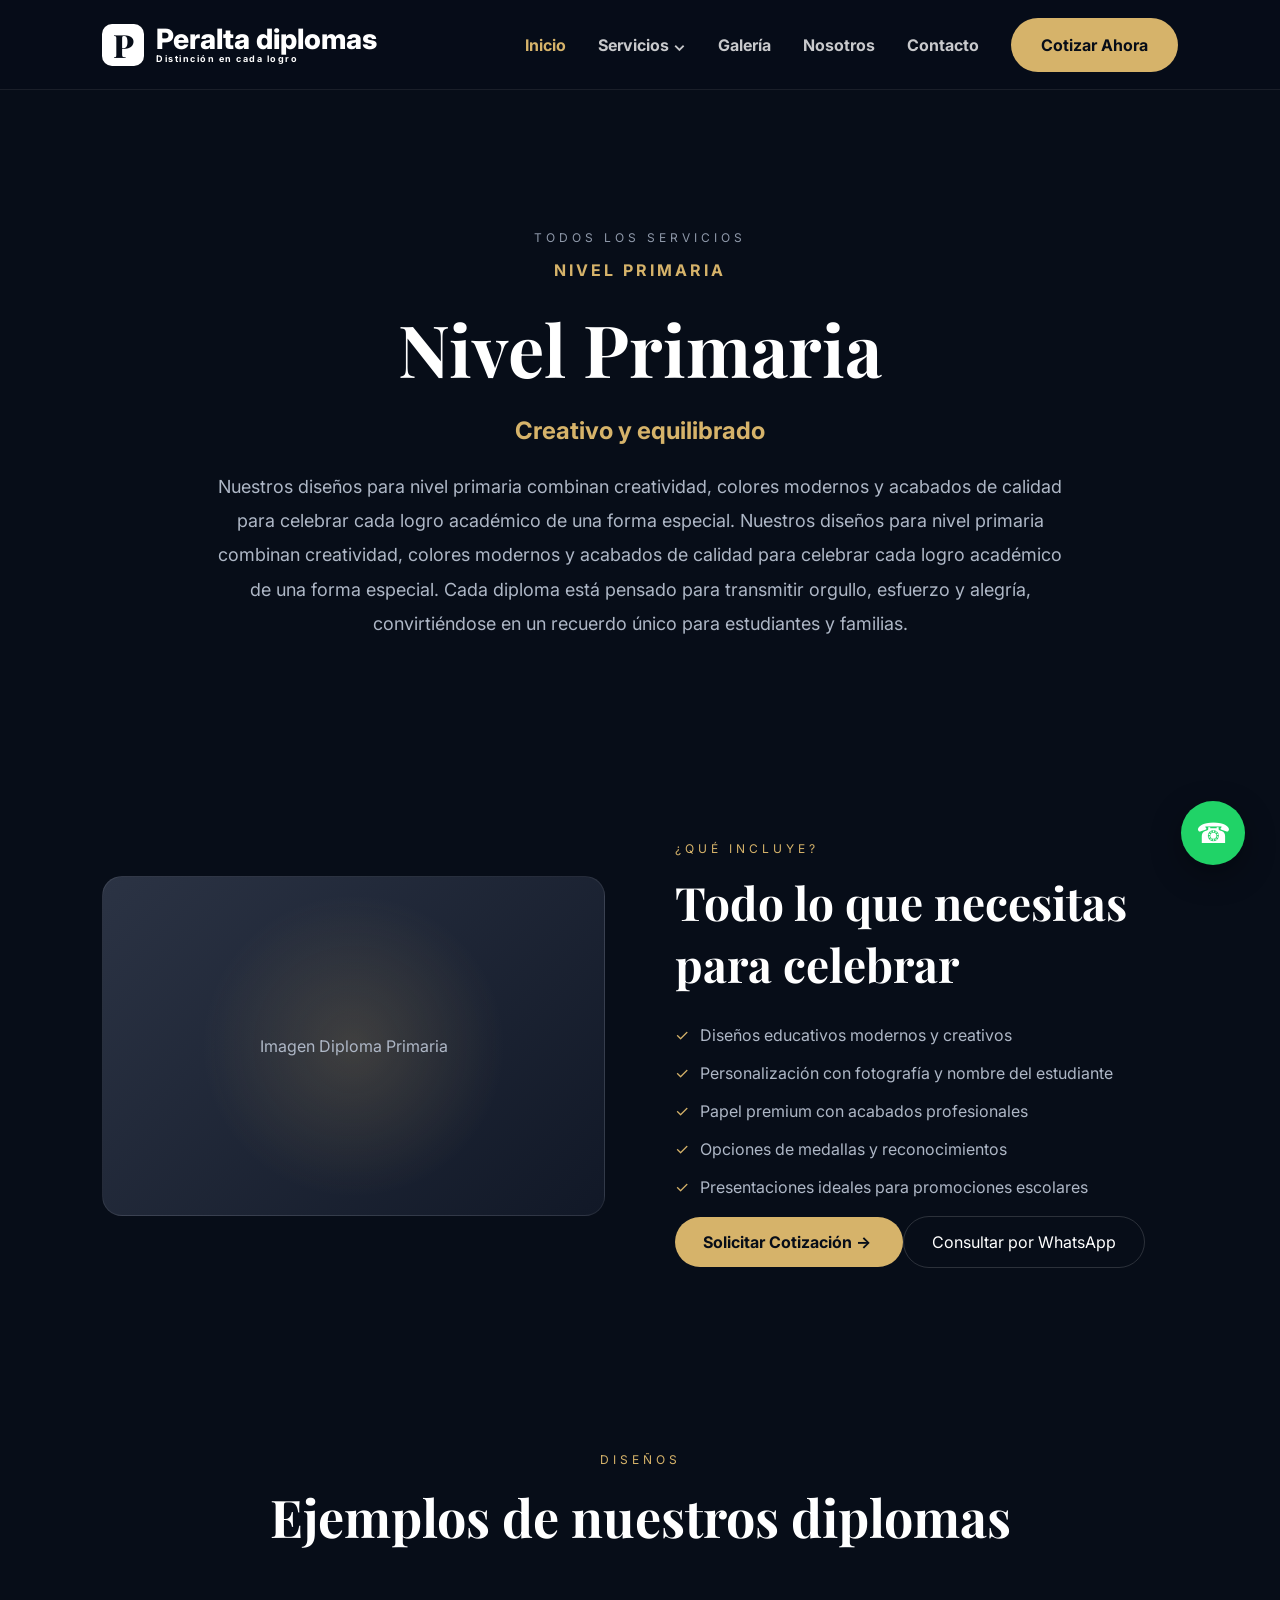
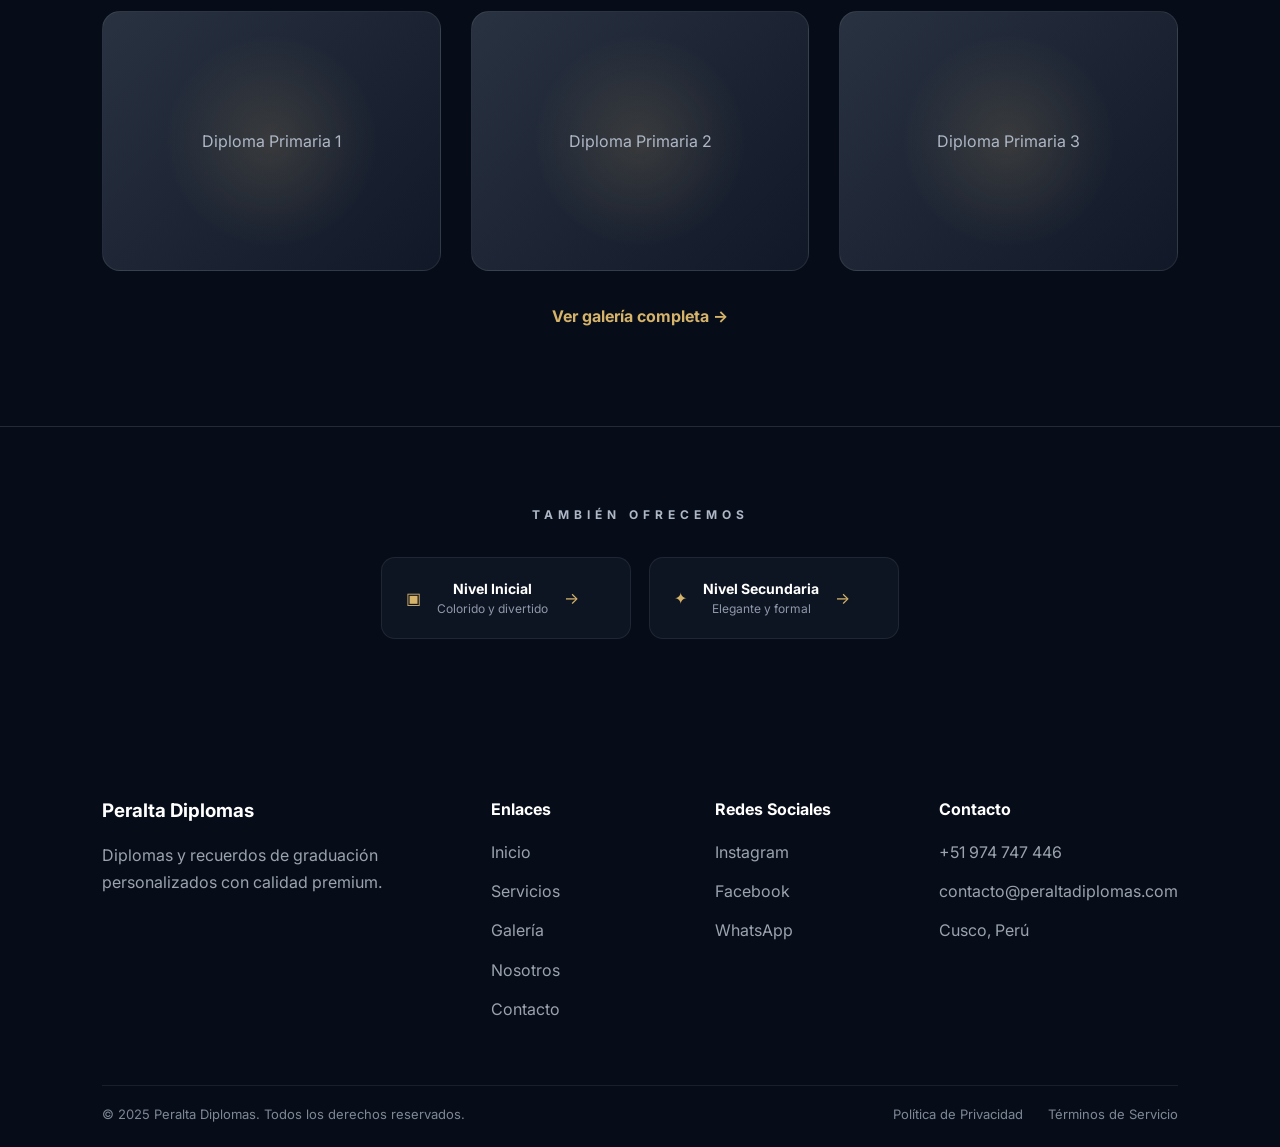
<file: primaria.html>
<!DOCTYPE html>
<html lang="es">
<head>
    <meta charset="UTF-8">
    <meta name="viewport" content="width=device-width, initial-scale=1.0">
    <title>Peralta Diplomas</title>

    <!-- Tipografías -->
    <link href="https://fonts.googleapis.com/css2?family=Inter:wght@400;500;600;700&family=Playfair+Display:wght@600;700;800&display=swap" rel="stylesheet">

    <!-- Estilos -->
    <link rel="stylesheet" href="css/style.css">
</head>

<body>

    <!-- HEADER FIJO -->
    <header class="header">
        <div class="logo-box">
            <div class="logo-img">P</div>
            <div>
                <h2>Peralta diplomas</h2>
                <p>Distinción en cada logro</p>
            </div>
        </div>

        <nav class="navbar">
            <a href="index.html" class="active">Inicio</a>

            <div class="nav-dropdown">
                <a href="servicios.html">Servicios <span>⌄</span></a>

                <div class="dropdown-menu">
                    <a href="servicios.html#inicial">
                        <strong>Inicial</strong>
                        <small>Colorido y divertido</small>
                    </a>

                    <a href="servicios.html#primaria">
                        <strong>Primaria</strong>
                        <small>Creativo y equilibrado</small>
                    </a>

                    <a href="servicios.html#secundaria">
                        <strong>Secundaria</strong>
                        <small>Elegante y formal</small>
                    </a>

                    <a href="servicios.html#cuadros">
                        <strong>Cuadros</strong>
                        <small>Fotos enmarcadas premium</small>
                    </a>

                    <a href="servicios.html" class="ver-todos">Ver todos los servicios →</a>
                </div>
            </div>

            <a href="galeria.html">Galería</a>
            <a href="nosotros.html">Nosotros</a>
            <a href="contacto.html">Contacto</a>
            <a href="contacto.html" class="btn-cotizar">Cotizar Ahora</a>
        </nav>
    </header>
<main>

<section class="service-page-hero">

    <div class="hero-container">

        <p class="service-page-tag">
            TODOS LOS SERVICIOS
        </p>

        <p class="service-page-level">
            NIVEL PRIMARIA
        </p>

        <h1>
            Nivel Primaria

        </h1>

        <h3>
            Creativo y equilibrado
        </h3>

        <p class="service-page-description">

            Nuestros diseños para nivel primaria combinan creatividad, colores modernos y acabados de calidad para celebrar cada logro académico de una forma especial.

            Nuestros diseños para nivel primaria combinan creatividad, colores modernos y acabados de calidad para celebrar cada logro académico de una forma especial. Cada diploma está pensado para transmitir orgullo, esfuerzo y alegría, convirtiéndose en un recuerdo único para estudiantes y familias.


        </p>

    </div>

</section>

<section class="service-details">

    <div class="service-image">

        <div class="service-image-placeholder">
            Imagen Diploma Primaria
        </div>

    </div>

    <div class="service-info">

        <p class="service-small-title">
            ¿QUÉ INCLUYE?
        </p>

        <h2>
            Todo lo que necesitas para celebrar
        </h2>

        <ul class="service-list">

            <li>Diseños educativos modernos y creativos</li>

            <li>Personalización con fotografía y nombre del estudiante </li>

            <li>Papel premium con acabados profesionales</li>

            <li>Opciones de medallas y reconocimientos</li>

            <li>Presentaciones ideales para promociones escolares</li>

        </ul>

        <div class="service-buttons">

            <a href="contacto.html" class="btn-service-primary">
                Solicitar Cotización →
            </a>

            <a href="https://wa.me/51974747446"
               class="btn-service-secondary">

               Consultar por WhatsApp

            </a>

        </div>

    </div>

</section>

<section class="service-gallery">

    <p class="gallery-small-title">
        DISEÑOS
    </p>

    <h2>
        Ejemplos de nuestros diplomas
    </h2>

    <div class="gallery-examples">

        <div class="gallery-example">
            Diploma Primaria 1
        </div>

        <div class="gallery-example">
            Diploma Primaria 2
        </div>

        <div class="gallery-example">
            Diploma Primaria 3
        </div>

    </div>

    <a href="galeria.html" class="gallery-link">
        Ver galería completa →
    </a>

</section>

<section class="also-offer-section">

    <p class="also-title">TAMBIÉN OFRECEMOS</p>

    <div class="also-cards">

        <a href="inicial.html" class="also-card">
            <span class="also-icon">▣</span>

            <div>
                <h4>Nivel Inicial</h4>
                <p>Colorido y divertido</p>
            </div>

            <span class="also-arrow">→</span>
        </a>

        <a href="secundaria.html" class="also-card">
            <span class="also-icon">✦</span>

            <div>
                <h4>Nivel Secundaria</h4>
                <p>Elegante y formal</p>
            </div>

            <span class="also-arrow">→</span>
        </a>

    </div>

</section>

</main>

<!-- WHATSAPP FLOTANTE -->


    <!-- WHATSAPP FLOTANTE -->
    <a class="whatsapp" href="https://wa.me/51974747446?text=Hola,%20quisiera%20información%20sobre%20los%20recuerdos%20y%20diplomas%20personalizados%20de%20Peralta%20Diplomas." target="_blank">
        ☎
    </a>

<footer class="footer">

    <div class="footer-content">

        <div class="footer-column">

            <h3>Peralta Diplomas</h3>

            <p>
                Diplomas y recuerdos de graduación personalizados
                con calidad premium.
            </p>

        </div>

        <div class="footer-column">

            <h4>Enlaces</h4>

            <a href="#">Inicio</a>
            <a href="#">Servicios</a>
            <a href="#">Galería</a>
            <a href="#">Nosotros</a>
            <a href="#">Contacto</a>

        </div>

        <div class="footer-column">

            <h4>Redes Sociales</h4>

            <a href="#">Instagram</a>
            <a href="#">Facebook</a>
            <a href="#">WhatsApp</a>

        </div>

        <div class="footer-column">

            <h4>Contacto</h4>

            <p>+51 974 747 446</p>
            <p>contacto@peraltadiplomas.com</p>
            <p>Cusco, Perú</p>

        </div>

    </div>

    <div class="footer-bottom">

        <p>
            © 2025 Peralta Diplomas. Todos los derechos reservados.
        </p>

        <div class="footer-links">

            <a href="#">Política de Privacidad</a>

            <a href="#">Términos de Servicio</a>

        </div>

    </div>

</footer>

    <script src="js/script.js"></script>
</body>
</html>
</file>
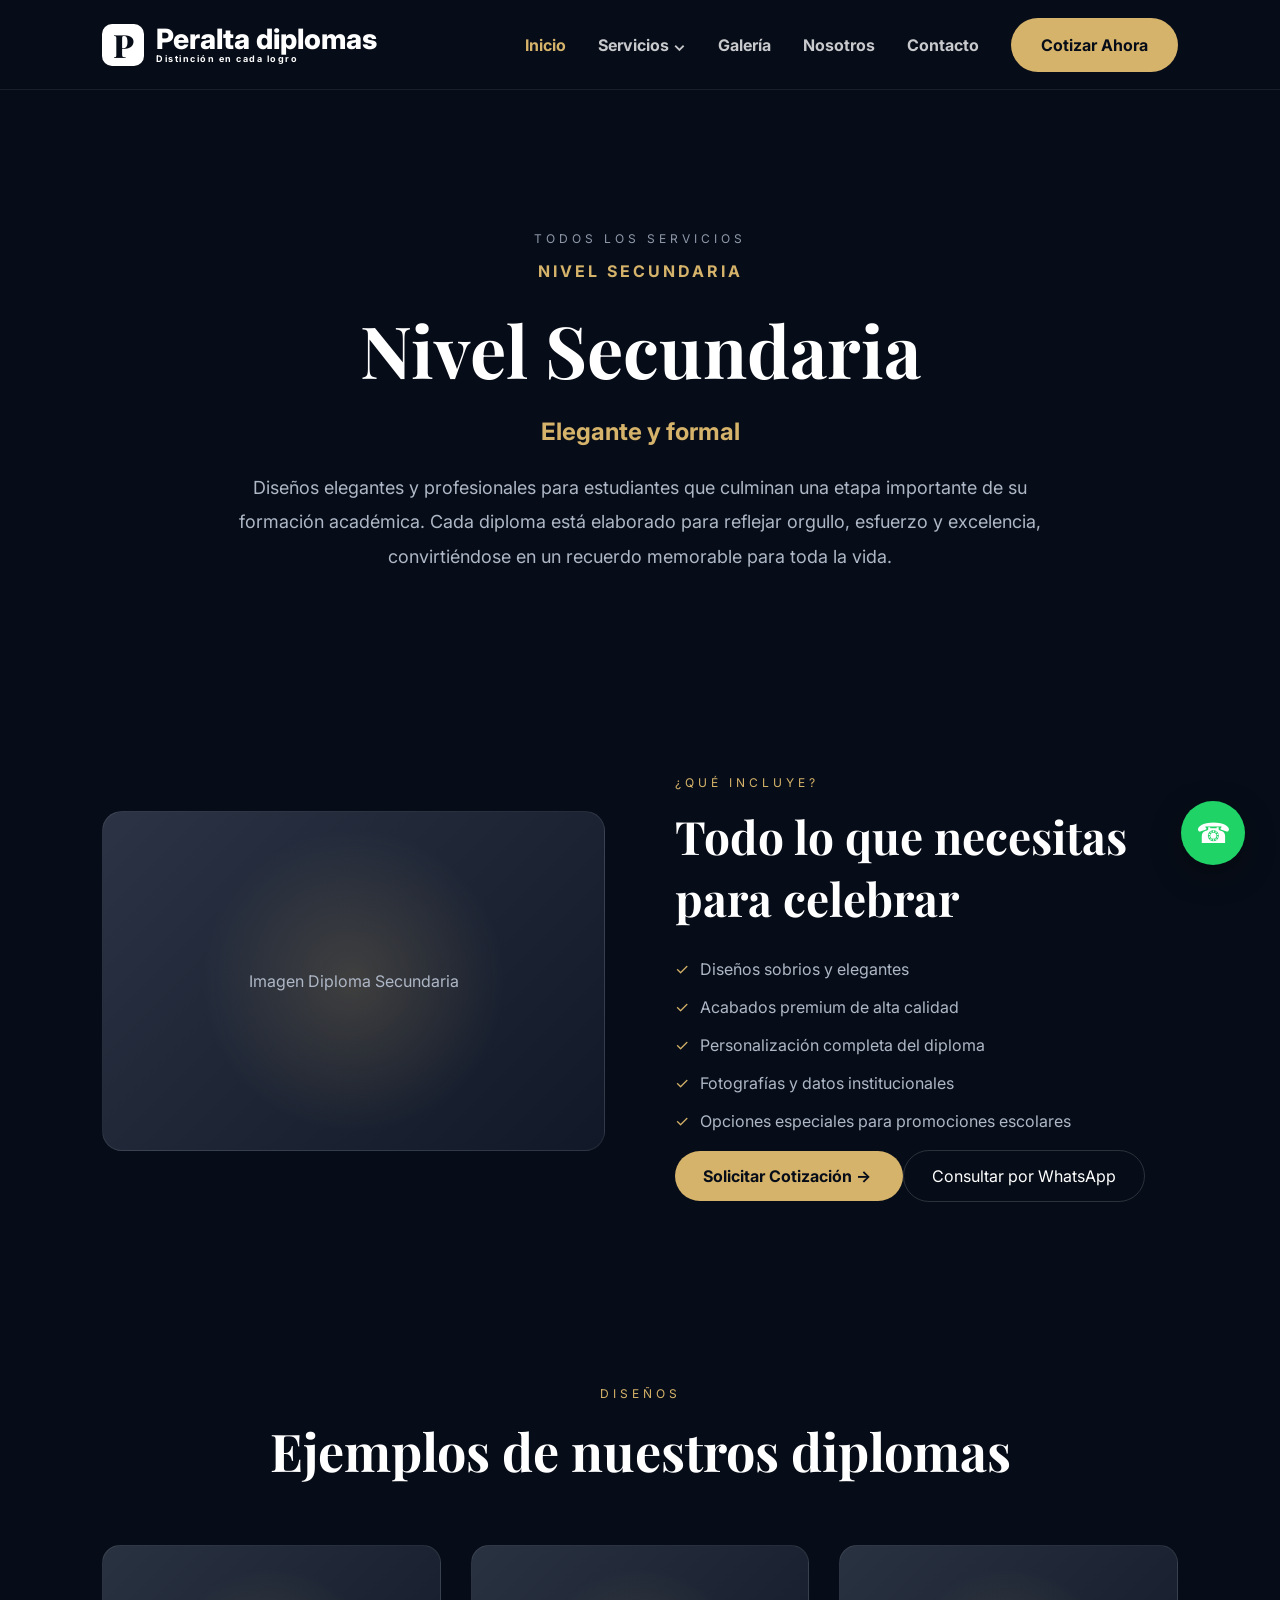
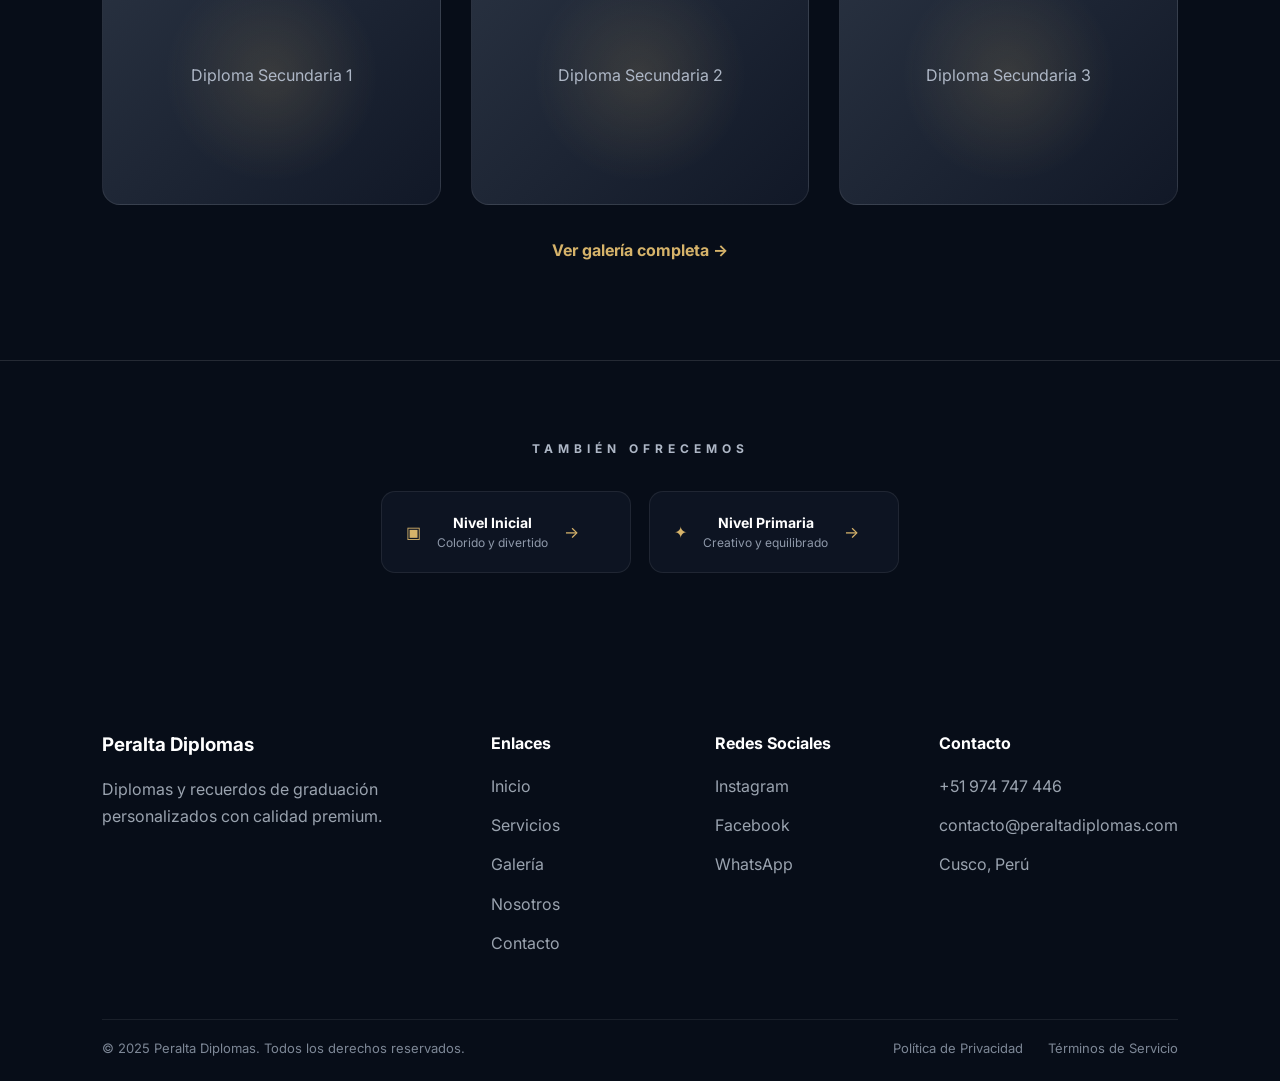
<file: secundaria.html>
<!DOCTYPE html>
<html lang="es">
<head>
    <meta charset="UTF-8">
    <meta name="viewport" content="width=device-width, initial-scale=1.0">
    <title>Peralta Diplomas</title>

    <!-- Tipografías -->
    <link href="https://fonts.googleapis.com/css2?family=Inter:wght@400;500;600;700&family=Playfair+Display:wght@600;700;800&display=swap" rel="stylesheet">

    <!-- Estilos -->
    <link rel="stylesheet" href="css/style.css">
</head>

<body>

    <!-- HEADER FIJO -->
    <header class="header">
        <div class="logo-box">
            <div class="logo-img">P</div>
            <div>
                <h2>Peralta diplomas</h2>
                <p>Distinción en cada logro</p>
            </div>
        </div>

        <nav class="navbar">
            <a href="index.html" class="active">Inicio</a>

            <div class="nav-dropdown">
                <a href="servicios.html">Servicios <span>⌄</span></a>

                <div class="dropdown-menu">
                    <a href="servicios.html#inicial">
                        <strong>Inicial</strong>
                        <small>Colorido y divertido</small>
                    </a>

                    <a href="servicios.html#primaria">
                        <strong>Primaria</strong>
                        <small>Creativo y equilibrado</small>
                    </a>

                    <a href="servicios.html#secundaria">
                        <strong>Secundaria</strong>
                        <small>Elegante y formal</small>
                    </a>

                    <a href="servicios.html#cuadros">
                        <strong>Cuadros</strong>
                        <small>Fotos enmarcadas premium</small>
                    </a>

                    <a href="servicios.html" class="ver-todos">Ver todos los servicios →</a>
                </div>
            </div>

            <a href="galeria.html">Galería</a>
            <a href="nosotros.html">Nosotros</a>
            <a href="contacto.html">Contacto</a>
            <a href="contacto.html" class="btn-cotizar">Cotizar Ahora</a>
        </nav>
    </header>
<main>

<section class="service-page-hero">

    <div class="hero-container">

        <p class="service-page-tag">
            TODOS LOS SERVICIOS
        </p>

        <p class="service-page-level">
            NIVEL SECUNDARIA
        </p>

        <h1>
            Nivel Secundaria
        
        </h1>

        <h3>
            Elegante y formal
        </h3>

        <p class="service-page-description">

            Diseños elegantes y profesionales para estudiantes que culminan una etapa importante de su formación académica. Cada diploma está elaborado para reflejar orgullo, esfuerzo y excelencia, convirtiéndose en un recuerdo memorable para toda la vida.


        </p>

    </div>

</section>

<section class="service-details">

    <div class="service-image">

        <div class="service-image-placeholder">
            Imagen Diploma Secundaria
        </div>

    </div>

    <div class="service-info">

        <p class="service-small-title">
            ¿QUÉ INCLUYE?
        </p>

        <h2>
            Todo lo que necesitas para celebrar
        </h2>

        <ul class="service-list">

            <li>Diseños sobrios y elegantes</li>

            <li>Acabados premium de alta calidad</li>

            <li>Personalización completa del diploma</li>

            <li>Fotografías y datos institucionales</li>

            <li>Opciones especiales para promociones escolares</li>

        </ul>

        <div class="service-buttons">

            <a href="contacto.html" class="btn-service-primary">
                Solicitar Cotización →
            </a>

            <a href="https://wa.me/51974747446"
               class="btn-service-secondary">

               Consultar por WhatsApp

            </a>

        </div>

    </div>

</section>

<section class="service-gallery">

    <p class="gallery-small-title">
        DISEÑOS
    </p>

    <h2>
        Ejemplos de nuestros diplomas
    </h2>

    <div class="gallery-examples">

        <div class="gallery-example">
            Diploma Secundaria 1
        </div>

        <div class="gallery-example">
            Diploma Secundaria 2
        </div>

        <div class="gallery-example">
            Diploma Secundaria 3
        </div>

    </div>

    <a href="galeria.html" class="gallery-link">
        Ver galería completa →
    </a>

</section>

<section class="also-offer-section">

    <p class="also-title">TAMBIÉN OFRECEMOS</p>

    <div class="also-cards">

        <a href="inicial.html" class="also-card">
            <span class="also-icon">▣</span>

            <div>
                <h4>Nivel Inicial</h4>
                <p>Colorido y divertido</p>
            </div>

            <span class="also-arrow">→</span>
        </a>

        <a href="secundaria.html" class="also-card">
            <span class="also-icon">✦</span>

            <div>
                <h4>Nivel Primaria</h4>
                <p>Creativo y equilibrado</p>
            </div>

            <span class="also-arrow">→</span>
        </a>

    </div>

</section>

</main>

<!-- WHATSAPP FLOTANTE -->


    <!-- WHATSAPP FLOTANTE -->
    <a class="whatsapp" href="https://wa.me/51974747446?text=Hola,%20quisiera%20información%20sobre%20los%20recuerdos%20y%20diplomas%20personalizados%20de%20Peralta%20Diplomas." target="_blank">
        ☎
    </a>

<footer class="footer">

    <div class="footer-content">

        <div class="footer-column">

            <h3>Peralta Diplomas</h3>

            <p>
                Diplomas y recuerdos de graduación personalizados
                con calidad premium.
            </p>

        </div>

        <div class="footer-column">

            <h4>Enlaces</h4>

            <a href="#">Inicio</a>
            <a href="#">Servicios</a>
            <a href="#">Galería</a>
            <a href="#">Nosotros</a>
            <a href="#">Contacto</a>

        </div>

        <div class="footer-column">

            <h4>Redes Sociales</h4>

            <a href="#">Instagram</a>
            <a href="#">Facebook</a>
            <a href="#">WhatsApp</a>

        </div>

        <div class="footer-column">

            <h4>Contacto</h4>

            <p>+51 974 747 446</p>
            <p>contacto@peraltadiplomas.com</p>
            <p>Cusco, Perú</p>

        </div>

    </div>

    <div class="footer-bottom">

        <p>
            © 2025 Peralta Diplomas. Todos los derechos reservados.
        </p>

        <div class="footer-links">

            <a href="#">Política de Privacidad</a>

            <a href="#">Términos de Servicio</a>

        </div>

    </div>

</footer>

    <script src="js/script.js"></script>
</body>
</html>
</file>
<file: css/style.css>
*{
    margin:0;
    padding:0;
    box-sizing:border-box;
}

:root{
    --dark:#070d18;
    --dark-2:#0b1220;
    --dark-3:#101827;
    --gold:#d6b36a;
    --gold-soft:#e0c27a;
    --white:#ffffff;
    --text:#aeb7c6;
    --line:rgba(255,255,255,0.08);
}

html{
    scroll-behavior:smooth;
}

body{
    background:var(--dark);
    color:var(--white);
    font-family:'Inter', sans-serif;
}

/* HEADER */
.header{
    width:100%;
    height:90px;
    padding:0 8%;
    background:rgba(7,13,24,0.96);
    border-bottom:1px solid var(--line);

    display:flex;
    justify-content:space-between;
    align-items:center;

    position:fixed;
    top:0;
    left:0;
    z-index:1000;
}

.logo-box{
    display:flex;
    align-items:center;
    gap:12px;
}

.logo-img{
    width:42px;
    height:42px;
    border-radius:10px;
    background:var(--white);
    color:var(--dark);
    font-family:'Playfair Display', serif;
    font-size:32px;
    font-weight:800;

    display:flex;
    align-items:center;
    justify-content:center;
}

.logo-box h2{
    font-size:28px;
    line-height:1;
    font-weight:800;
}

.logo-box p{
    font-size:9px;
    letter-spacing:1.5px;
    font-weight:700;
}

.logo-box span{
    font-family:'Playfair Display', serif;
    font-size:24px;
    font-weight:700;
    margin-left:8px;
}

.navbar{
    display:flex;
    align-items:center;
    gap:32px;
}

.navbar a{
    color:rgba(255,255,255,0.78);
    text-decoration:none;
    font-weight:700;
    transition:0.3s;
}

.navbar a:hover,
.navbar a.active{
    color:var(--gold);
}

.btn-cotizar{
    background:var(--gold);
    color:var(--dark)!important;
    padding:17px 30px;
    border-radius:40px;
}

/* DROPDOWN */
.nav-dropdown{
    position:relative;
}

.dropdown-menu{
    position:absolute;
    top:45px;
    left:-20px;
    width:260px;
    background:#0e1728;
    border:1px solid var(--line);
    border-radius:16px;
    overflow:hidden;
    opacity:0;
    visibility:hidden;
    transform:translateY(10px);
    transition:0.3s;
    box-shadow:0 20px 50px rgba(0,0,0,0.35);
}

.nav-dropdown:hover .dropdown-menu{
    opacity:1;
    visibility:visible;
    transform:translateY(0);
}

.dropdown-menu a{
    display:block;
    padding:18px;
    color:white;
}

.dropdown-menu a:hover{
    background:rgba(255,255,255,0.04);
}

.dropdown-menu strong{
    display:block;
    font-size:15px;
}

.dropdown-menu small{
    color:var(--text);
}

.ver-todos{
    border-top:1px solid var(--line);
    color:var(--gold)!important;
}

/* HERO */
main{
    padding-top:90px;
}

.hero{
    min-height:calc(100vh - 90px);
    display:grid;
    grid-template-columns:48% 52%;
    background:linear-gradient(120deg,#070d18 0%,#090f1c 48%,#0b1220 100%);
}

.hero-text{
    padding:70px 8% 50px 14%;
    display:flex;
    flex-direction:column;
    justify-content:center;
}

.eyebrow{
    color:var(--gold);
    font-size:13px;
    font-weight:800;
    letter-spacing:8px;
    margin-bottom:28px;
}

.hero h1{
    font-family:'Playfair Display', serif;
    font-size:76px;
    line-height:0.98;
    font-weight:800;
    letter-spacing:-2px;
    margin-bottom:28px;
}

.hero h1 span{
    color:var(--gold);
    display:block;
}

.hero-description{
    color:var(--text);
    font-size:21px;
    line-height:1.5;
    max-width:620px;
    margin-bottom:42px;
}

.hero-buttons{
    display:flex;
    gap:18px;
    margin-bottom:70px;
}

.btn-primary,
.btn-secondary{
    padding:18px 32px;
    border-radius:40px;
    text-decoration:none;
    font-weight:800;
    transition:0.3s;
}

.btn-primary{
    background:white;
    color:var(--dark);
}

.btn-secondary{
    color:white;
    border:1px solid rgba(255,255,255,0.28);
}

.btn-primary:hover,
.btn-secondary:hover{
    transform:translateY(-4px);
}

.stats{
    display:flex;
    gap:55px;
}

.stats div{
    padding-right:45px;
    border-right:1px solid var(--line);
}

.stats div:last-child{
    border-right:none;
}

.stats h3{
    font-family:'Playfair Display', serif;
    color:white;
    font-size:36px;
    line-height:1;
}

.stats p{
    color:rgba(255,255,255,0.45);
    text-transform:uppercase;
    font-weight:800;
    font-size:13px;
    margin-top:8px;
}

/* HERO IMAGE */
.hero-image{
    position:relative;
    min-height:calc(100vh - 90px);
    padding:0 8% 28px 0;
    display:flex;
    align-items:stretch;
}

.image-placeholder{
    width:100%;
    min-height:100%;
    border-radius:0 0 0 40px;
    background:
        linear-gradient(rgba(0,0,0,0.12),rgba(0,0,0,0.18)),
        radial-gradient(circle at center,#d6b36a 0%,#9c6f32 30%,#243244 65%,#111827 100%);
    display:flex;
    flex-direction:column;
    justify-content:center;
    align-items:center;
    text-align:center;
    color:white;
    overflow:hidden;
}

.image-placeholder p{
    font-family:'Playfair Display', serif;
    font-size:42px;
}

.image-placeholder small{
    color:rgba(255,255,255,0.65);
    margin-top:10px;
}

.premium-card{
    position:absolute;
    left:35px;
    right:calc(8% + 30px);
    bottom:38px;
    padding:20px;
    border-radius:16px;
    background:rgba(255,255,255,0.12);
    backdrop-filter:blur(14px);
    border:1px solid rgba(255,255,255,0.18);

    display:flex;
    gap:16px;
    align-items:center;
}

.premium-icon{
    width:42px;
    height:42px;
    border-radius:50%;
    background:var(--gold);
    color:var(--dark);
    display:flex;
    align-items:center;
    justify-content:center;
    font-weight:900;
}

.premium-card h4{
    font-size:16px;
}

.premium-card p{
    color:rgba(255,255,255,0.72);
    font-size:13px;
}

/* SECCIÓN TEMPORAL */
.section-dark{
    min-height:70vh;
    background:#090f1c;
    padding:120px 8%;
    text-align:center;
}

.center{
    text-align:center;
}

.section-title{
    font-family:'Playfair Display', serif;
    font-size:58px;
    margin-bottom:18px;
}

.section-subtitle{
    color:var(--text);
    font-size:20px;
}

/* WHATSAPP */
.whatsapp{
    width:64px;
    height:64px;
    border-radius:50%;
    background:#20d367;
    color:white;
    text-decoration:none;
    font-size:28px;

    display:flex;
    justify-content:center;
    align-items:center;

    position:fixed;
    right:35px;
    bottom:35px;
    z-index:1200;

    box-shadow:0 10px 30px rgba(0,0,0,0.35);
    transition:0.3s;
}

.whatsapp:hover{
    transform:scale(1.08);
}

/* RESPONSIVE */
@media(max-width:1000px){
    .header{
        height:auto;
        padding:18px 6%;
        flex-direction:column;
        gap:18px;
    }

    main{
        padding-top:150px;
    }

    .navbar{
        flex-wrap:wrap;
        justify-content:center;
        gap:18px;
    }

    .hero{
        grid-template-columns:1fr;
    }

    .hero-text{
        padding:60px 8%;
    }

    .hero h1{
        font-size:54px;
    }

    .hero-image{
        padding:0 8% 40px;
        min-height:520px;
    }

    .image-placeholder{
        border-radius:30px;
    }
}
/* ========================= */
/* NUESTROS SERVICIOS */
/* ========================= */

.services-section{
    padding:60px 8%;
    background:#030B1D;
}

.section-header{
    text-align:center;
    max-width:900px;
    margin:auto;
}

.eyebrow{
    color:#D4AF63;
    letter-spacing:5px;
    font-size:14px;
    margin-bottom:25px;
}

.section-header h2{
    font-size:80px;
    color:white;
    margin-bottom:30px;
}

.section-description{
    font-size:28px;
    color:#9DA3AE;
    line-height:1.8;
}
/* ========================= */
/* NIVEL INICIAL */
/* ========================= */

.service-block{
    display:grid;
    grid-template-columns:1fr 1fr;
    gap:60px;
    align-items:center;
    padding:60px 10%;
}

.image-temp{
    width:100%;
    height:500px;
    border-radius:25px;
    background:#2d3443;
    color:#8c93a3;
    display:flex;
    align-items:center;
    justify-content:center;
    font-size:24px;
}

.service-tag{
    color:#caa86a;
    letter-spacing:4px;
    margin-bottom:20px;
}

.service-content h2{
    font-family:'Playfair Display', serif;
    font-size:64px;
    color:white;
    margin-bottom:15px;
}

.service-content h3{
    color:#caa86a;
    font-size:24px;
    margin-bottom:30px;
}

.service-text{
    color:#b5b5b5;
    line-height:1.8;
    margin-bottom:30px;
}

.service-list{
    list-style:none;
    padding:0;
    margin-bottom:40px;
}

.service-list li{
    margin-bottom:15px;
    color:#d7d7d7;
}

.btn-service{
    display:inline-block;
    padding:18px 35px;
    background:#caa86a;
    color:#000;
    border-radius:50px;
    text-decoration:none;
    font-weight:600;
}
.service-block:nth-child(even){
    grid-template-columns:1fr 1fr;
}

.service-block:nth-child(even) .service-content{
    order:1;
}

.service-block:nth-child(even) .service-image{
    order:2;
}
/* ========================= */
/* DISEÑOS PARA CADA ETAPA */
/* ========================= */

.designs-section{
    padding:80px 8% 100px;
    background:#070d18;
}

.designs-section .section-header{
    text-align:center;
    max-width:900px;
    margin:0 auto 70px;
}

.about-content .section-tag{
    color:#d6b36a;
    letter-spacing:6px;
    font-weight:700;
    text-transform:uppercase;
}

.designs-section h2{
    font-family:'Playfair Display', serif;
    font-size:58px;
    color:white;
    margin-bottom:18px;
}

.designs-section .section-description{
    color:#aeb7c6;
    font-size:20px;
}

.designs-grid{
    display:grid;
    grid-template-columns:repeat(3, 1fr);
    gap:32px;
}

.design-card{
    height:520px;
    border-radius:22px;
    overflow:hidden;
    position:relative;
    padding:28px;
    display:flex;
    align-items:flex-end;
    background:#2d3443;
    cursor:pointer;
    transition:transform .4s ease;
}

.design-card::before{
    content:"";
    position:absolute;
    inset:0;
    background:linear-gradient(
        to bottom,
        rgba(0,0,0,.05),
        rgba(0,0,0,.35),
        rgba(0,0,0,.82)
    );
    z-index:1;
}

.design-card::after{
    content:"";
    position:absolute;
    inset:0;
    background-size:cover;
    background-position:center;
    transition:transform .6s ease;
    z-index:0;
}

/* Imágenes temporales */
.card-inicial::after{
    background:
        radial-gradient(circle at 20% 20%, #f5d36b 0 8%, transparent 9%),
        radial-gradient(circle at 80% 30%, #7cc7d9 0 7%, transparent 8%),
        linear-gradient(135deg, #f4f4f4, #cfd6df);
}

.card-primaria::after{
    background:
        radial-gradient(circle at 85% 10%, #d6b36a 0 10%, transparent 11%),
        linear-gradient(135deg, #f0e7c8, #b8b49c);
}

.card-secundaria::after{
    background:
        linear-gradient(135deg, rgba(4,13,35,.95), rgba(13,35,75,.85)),
        radial-gradient(circle at center, #d6b36a 0 10%, transparent 11%);
}

.design-card:hover::after{
    transform:scale(1.08);
}

.card-badge{
    position:absolute;
    top:28px;
    left:28px;
    z-index:2;
    padding:10px 18px;
    border-radius:30px;
    background:rgba(255,255,255,.25);
    backdrop-filter:blur(10px);
    color:white;
    font-size:13px;
    font-weight:800;
}

.card-content{
    position:relative;
    z-index:2;
    color:white;
}

.card-content h3{
    font-family:'Playfair Display', serif;
    font-size:42px;
    margin-bottom:10px;
}

.card-content p{
    color:rgba(255,255,255,.82);
    font-size:17px;
    line-height:1.5;
}

/* Responsive */
@media(max-width:1000px){
    .designs-grid{
        grid-template-columns:1fr;
    }

    .design-card{
        height:460px;
    }

    .designs-section h2{
        font-size:44px;
    }
}
/* ========================= */
/* CUADROS PERSONALIZADOS */
/* ========================= */

.featured-product{
    display:grid;
    grid-template-columns:1fr 1fr;
    gap:90px;
    align-items:center;
    padding:90px 8%;
    background:#070d18;
}

.featured-image{
    position:relative;
}

.frame-placeholder{
    height:620px;
    border-radius:18px;
    background:
        radial-gradient(circle at center, rgba(214,179,106,.25), transparent 45%),
        linear-gradient(135deg, #2f2418, #0e1420);
    display:flex;
    align-items:center;
    justify-content:center;
    color:#9ca3af;
    font-size:24px;
}

.new-label{
    position:absolute;
    top:20px;
    left:-20px;
    background:#d6b36a;
    color:#050914;
    padding:14px 18px;
    border-radius:12px;
    font-weight:800;
    z-index:3;
}

.catalog-card{
    position:absolute;
    right:-25px;
    bottom:-25px;
    width:260px;
    padding:22px;
    border-radius:16px;
    background:#101827;
    border:1px solid rgba(255,255,255,.12);
    display:flex;
    gap:15px;
}

.frame-card span{
    color:#d6b36a;
    font-size:24px;
}

.frame-card h4{
    color:white;
    font-size:15px;
    margin-bottom:6px;
}

.frame-card p{
    color:#9ca3af;
    font-size:13px;
}

.featured-content h2{
    font-family:'Playfair Display', serif;
    font-size:58px;
    color:white;
    margin-bottom:25px;
}

.featured-text{
    color:#aeb7c6;
    font-size:20px;
    line-height:1.7;
    margin-bottom:30px;
}

.featured-list{
    list-style:none;
    margin-bottom:35px;
}

.featured-list li{
    color:#d7d7d7;
    margin-bottom:15px;
}

.featured-buttons{
    display:flex;
    gap:18px;
}

.btn-outline{
    padding:18px 35px;
    border:1px solid rgba(255,255,255,.22);
    color:white;
    border-radius:50px;
    text-decoration:none;
    font-weight:700;
}

@media(max-width:1000px){
    .featured-product{
        grid-template-columns:1fr;
    }

    .frame-placeholder{
        height:480px;
    }

    .featured-content h2{
        font-size:42px;
    }
}
/* ========================= */
/* GALERÍA DE DISEÑOS */
/* ========================= */

.gallery-preview{
    padding:100px 8%;
    background:#050b16;
}

.gallery-header{
    text-align:center;
    max-width:850px;
    margin:0 auto 70px;
}

.gallery-header h2{
    font-family:'Playfair Display', serif;
    font-size:58px;
    color:white;
    margin-bottom:18px;
}

.gallery-header p{
    color:#aeb7c6;
    font-size:19px;
}

.gallery-grid{
    display:grid;
    grid-template-columns:1fr 1fr;
    gap:26px;
}

.gallery-card{
    height:360px;
    border-radius:18px;
    overflow:hidden;
    position:relative;
    cursor:pointer;
    background:#202938;
}

.gallery-img{
    width:100%;
    height:100%;
    background-size:cover;
    background-position:center;
    transition:transform .6s ease, filter .6s ease;
}

.gallery-card::after{
    content:"";
    position:absolute;
    inset:0;
    background:linear-gradient(
        to bottom,
        rgba(0,0,0,.12),
        rgba(0,0,0,.35),
        rgba(0,0,0,.78)
    );
    z-index:1;
}

.gallery-card:hover .gallery-img{
    transform:scale(1.08);
    filter:brightness(.75);
}

.gallery-label{
    position:absolute;
    left:22px;
    bottom:22px;
    z-index:2;
    color:white;
    padding:14px 24px;
    border-radius:40px;
    background:rgba(0,0,0,.35);
    border:1px solid rgba(255,255,255,.12);
    font-weight:800;
}

.zoom-icon{
    position:absolute;
    top:50%;
    left:50%;
    transform:translate(-50%, -50%) scale(.7);
    z-index:3;

    width:78px;
    height:78px;
    border-radius:50%;
    border:3px solid #d6b36a;
    color:white;
    font-size:48px;

    display:flex;
    align-items:center;
    justify-content:center;

    opacity:0;
    transition:.4s ease;
}

.gallery-card:hover .zoom-icon{
    opacity:1;
    transform:translate(-50%, -50%) scale(1);
}

/* Imágenes temporales */
.temp-inicial{
    background:
        linear-gradient(rgba(0,0,0,.05), rgba(0,0,0,.15)),
        radial-gradient(circle at 30% 30%, #f4d36b 0 8%, transparent 9%),
        linear-gradient(135deg, #f5f5f5, #cfd6df);
}

.temp-primaria{
    background:
        linear-gradient(rgba(0,0,0,.05), rgba(0,0,0,.15)),
        radial-gradient(circle at 70% 35%, #d6b36a 0 10%, transparent 11%),
        linear-gradient(135deg, #f5efe0, #b7b39d);
}

.temp-secundaria{
    background:
        linear-gradient(rgba(0,0,0,.15), rgba(0,0,0,.25)),
        radial-gradient(circle at 70% 70%, #d6b36a 0 8%, transparent 9%),
        linear-gradient(135deg, #07152d, #1d2738);
}

.temp-cuadros{
    background:
        linear-gradient(rgba(0,0,0,.1), rgba(0,0,0,.2)),
        radial-gradient(circle at center, #d6b36a 0 13%, transparent 14%),
        linear-gradient(135deg, #151515, #2b1d12);
}

@media(max-width:900px){
    .gallery-grid{
        grid-template-columns:1fr;
    }

    .gallery-card{
        height:300px;
    }
}
.catalog-button-wrap{
    width:100%;
    display:flex;
    justify-content:center;
    align-items:center;
    margin-top:20px;
}

.catalog-button{
    display:inline-flex;
    align-items:center;
    justify-content:center;
    gap:10px;
    padding:16px 34px;
    border-radius:50px;
    border:1px solid rgba(255,255,255,0.25);
    color:#ffffff;
    background:transparent;
    text-decoration:none;
    font-weight:800;
    transition:0.3s ease;
    position: relative;
    top: -10px;
}

.catalog-button:hover{
    background:#d6b36a;
    color:#070d18;
    transform:translateY(-3px);
}
.gallery-header .section-tag{
    color:#d6b36a;
    letter-spacing:6px;
    font-weight:700;
}
/* ========================= */
/* SOBRE NOSOTROS */
/* ========================= */

.about-preview{
    display:grid;
    grid-template-columns:1fr 1fr;
    gap:90px;
    align-items:center;

    width:100vw;
    margin-left:calc(50% - 50vw);

    padding:100px 8%;
    background:#070d18;
}

.about-content h2{
    font-family:'Playfair Display', serif;
    font-size:54px;
    line-height:1.05;
    color:white;
    margin-bottom:30px;
}

.about-content h2 span{
    color:#d6b36a;
    display:block;
}

.about-content p{
    color:#aeb7c6;
    font-size:17px;
    line-height:1.8;
    margin-bottom:22px;
}

.about-stats{
    display:grid;
    grid-template-columns:repeat(3, 1fr);
    gap:30px;
    margin:45px 0 35px;
}

.about-stats h3{
    font-family:'Playfair Display', serif;
    color:#d6b36a;
    font-size:34px;
}

.about-stats p{
    font-size:13px;
    color:#8f99aa;
    margin:0;
}

.about-link{
    color:#d6b36a;
    text-decoration:none;
    font-weight:700;
    font-size:14px;
}

.about-images{
    position:relative;
    min-height:420px;
}

.about-img{
    position:absolute;
    border-radius:18px;
    background:
        radial-gradient(circle at center, rgba(214,179,106,.22), transparent 45%),
        linear-gradient(135deg, #293241, #111827);
    color:#9ca3af;
    display:flex;
    align-items:center;
    justify-content:center;
    text-align:center;
    border:1px solid rgba(255,255,255,.08);
}

.img-small{
    width:280px;
    height:180px;
    left:0;
    top:0;
}

.img-large{
    width:340px;
    height:360px;
    right:0;
    top:240px;
}

.img-large::after{
    content:"";
    position:absolute;
    right:-25px;
    bottom:-25px;
    width:95px;
    height:95px;
    border-radius:14px;
    border:1px solid rgba(255,255,255,.12);
}

@media(max-width:1000px){
    .about-preview{
        grid-template-columns:1fr;
    }

    .about-images{
    position:relative;
    min-height:700px;
}

    .img-small,
    .img-large{
        position:relative;
        width:100%;
        left:auto;
        right:auto;
        top:auto;
        margin-bottom:25px;
    }
}
/* ========================= */
/* PROCESO */
/* ========================= */

.process-section{
    width:100vw;
    margin-left:calc(50% - 50vw);
    padding:120px 0;
    text-align:center;
    background:#ffffff;
}


.process-tag{
    color:#d6b36a;
    letter-spacing:6px;
    font-size:12px;
    font-weight:700;
    margin-bottom:15px;
}

.process-section h2{
    font-family:'Playfair Display', serif;
    font-size:56px;
    color:#070d18;
    margin-bottom:15px;
}

.process-description{
    color:#6b7280;
    max-width:700px;
    margin:0 auto 80px;
}

.process-grid{
    display:grid;
    grid-template-columns:repeat(3,1fr);
    gap:50px;
}

.process-card{
    text-align:center;
    position:relative;
}

.process-number{
    width:90px;
    height:90px;
    margin:0 auto 30px;
    border-radius:50%;
    background:#0b1220;
    color:#d6b36a;
    display:flex;
    align-items:center;
    justify-content:center;
    font-size:34px;
    font-family:'Playfair Display', serif;
}

.process-card h3{
    font-family:'Playfair Display', serif;
    color:#070d18;
    font-size:28px;
    margin-bottom:15px;
}

.process-card p{
    color:#6b7280;
    line-height:1.7;
    max-width:260px;
    margin:auto;
}
/* ========================= */
/* TESTIMONIOS */
/* ========================= */

.testimonials-section{
    width:100vw;
    margin-left:calc(50% - 50vw);

    padding:120px 8%;
    background:#070d18;
}

.testimonials-tag{
    text-align:center;
    color:#d6b36a;
    letter-spacing:5px;
    font-size:12px;
    font-weight:700;
    margin-bottom:15px;
}

.testimonials-section h2{
    text-align:center;
    color:white;
    font-family:'Playfair Display', serif;
    font-size:54px;
    margin-bottom:70px;
}

.testimonial-wrapper{
    display:grid;
    grid-template-columns:320px 1fr auto;
    gap:60px;
    align-items:center;
}

.testimonial-image{
    position:relative;
}

.testimonial-placeholder{
    width:100%;
    height:320px;
    border-radius:20px;
    background:#2d3443;
    color:#aeb7c6;
    display:flex;
    align-items:center;
    justify-content:center;
}

.testimonial-info{
    position:absolute;
    left:15px;
    right:15px;
    bottom:15px;
    padding:12px;
    border-radius:12px;
    background:rgba(255,255,255,.08);
    backdrop-filter:blur(10px);
}

.testimonial-info h4{
    color:white;
    font-size:14px;
}

.testimonial-info p{
    color:#c0c0c0;
    font-size:12px;
}

.quote-mark{
    color:#d6b36a;
    font-size:60px;
    margin-bottom:15px;
}

.testimonial-text{
    color:white;
    font-size:30px;
    line-height:1.4;
    max-width:700px;
    font-style:italic;
}

.stars{
    color:#d6b36a;
    margin-top:25px;
    font-size:18px;
}

.testimonial-controls{
    display:flex;
    align-items:center;
    gap:15px;
    margin-top:30px;
}

.nav-btn{
    width:45px;
    height:45px;
    border-radius:50%;
    border:1px solid rgba(255,255,255,.15);
    background:transparent;
    color:white;
    cursor:pointer;
}

.active-btn{
    background:#d6b36a;
    color:#070d18;
    border:none;
}

.dots{
    display:flex;
    gap:8px;
}

.dot{
    width:6px;
    height:6px;
    border-radius:50%;
    background:#4b5563;
}

.active-dot{
    width:24px;
    border-radius:20px;
    background:#d6b36a;
}

.testimonial-counter{
    color:#8f99aa;
    font-size:14px;
}
/* ========================= */
/* CONTACTO */
/* ========================= */

.contact-section{

    width:100vw;
    margin-left:calc(50% - 50vw);

    background:#ffffff;

    padding:120px 8%;

    text-align:center;
}

.contact-tag{

    color:#d6b36a;

    letter-spacing:5px;

    font-size:12px;

    font-weight:700;

    margin-bottom:15px;
}

.contact-section h2{

    font-family:'Playfair Display', serif;

    font-size:56px;

    color:#070d18;

    margin-bottom:15px;
}

.contact-subtitle{

    color:#6f7687;

    margin-bottom:70px;
}

.contact-wrapper{

    display:grid;

    grid-template-columns:1fr 1.2fr;

    gap:60px;

    align-items:start;
}

.contact-info{

    text-align:left;
}

.contact-card{

    background:#ffffff;

    border:1px solid #ececec;

    border-radius:18px;

    padding:30px;

    margin-bottom:20px;
}

.contact-card h3{

    color:#070d18;

    margin-bottom:10px;
}

.contact-card p{

    color:#7b8290;
}

.contact-details{

    margin-top:30px;
}

.contact-details p{

    margin-bottom:20px;

    color:#555;
}

.contact-form{

    background:#f7f7f7;

    border-radius:20px;

    padding:35px;

    text-align:left;
}

.contact-form label{

    display:block;

    margin-bottom:10px;

    font-weight:600;

    color:#070d18;
}

.contact-form input,
.contact-form textarea{

    width:100%;

    padding:15px;

    border:1px solid #dddddd;

    border-radius:10px;

    margin-bottom:20px;

    font-family:inherit;
}

.contact-form button{

    width:100%;

    border:none;

    background:#070d18;

    color:white;

    padding:18px;

    border-radius:10px;

    font-weight:700;

    cursor:pointer;
}

.contact-form button:hover{

    background:#d6b36a;

    color:#070d18;
}
/* ========================= */
/* FOOTER */
/* ========================= */

.footer{

    width:100vw;
    margin-left:calc(50% - 50vw);

    background:#070d18;

    padding:70px 8% 25px;
}

.footer-content{

    display:grid;

    grid-template-columns:
    2fr
    1fr
    1fr
    1fr;

    gap:60px;

    margin-bottom:50px;
}

.footer-column h3,
.footer-column h4{

    color:white;

    margin-bottom:20px;
}

.footer-column p,
.footer-column a{

    color:#9aa3af;

    text-decoration:none;

    display:block;

    margin-bottom:12px;

    line-height:1.7;
}

.footer-column a:hover{

    color:#d6b36a;
}

.footer-bottom{

    border-top:1px solid rgba(255,255,255,.08);

    padding-top:20px;

    display:flex;

    justify-content:space-between;

    align-items:center;
}

.footer-bottom p{

    color:#7d8796;

    font-size:13px;
}

.footer-links{

    display:flex;

    gap:25px;
}

.footer-links a{

    color:#7d8796;

    text-decoration:none;

    font-size:13px;
}

.footer-links a:hover{

    color:#d6b36a;
}
.service-page-hero{

    min-height:65vh;

    display:flex;

    align-items:center;

    justify-content:center;

    text-align:center;

    background:#070d18;

    padding:140px 8% 100px;
}

.hero-container{

    max-width:850px;
}

.service-page-tag{

    color:#8f99aa;

    letter-spacing:4px;

    font-size:12px;

    margin-bottom:15px;
}

.service-page-level{

    color:#d6b36a;

    font-weight:700;

    letter-spacing:3px;

    margin-bottom:20px;
}

.service-page-hero h1{

    font-family:'Playfair Display', serif;

    font-size:72px;

    color:white;

    margin-bottom:20px;
}

.service-page-hero h3{

    color:#d6b36a;

    font-size:24px;

    margin-bottom:25px;
}

.service-page-description{

    color:#aeb7c6;

    line-height:1.9;

    font-size:18px;
}
.service-details{

    display:grid;

    grid-template-columns:1fr 1fr;

    gap:70px;

    padding:100px 8%;

    background:#070d18;

    align-items:center;
}

.service-image-placeholder{

    height:340px;

    border-radius:20px;

    background:
    radial-gradient(circle at center,
    rgba(214,179,106,.18),
    transparent 50%),
    linear-gradient(135deg,#2b3344,#111827);

    display:flex;

    align-items:center;

    justify-content:center;

    color:#aeb7c6;

    border:1px solid rgba(255,255,255,.08);
}

.service-small-title{

    color:#d6b36a;

    letter-spacing:4px;

    font-size:12px;

    margin-bottom:15px;
}

.service-info h2{

    color:white;

    font-family:'Playfair Display', serif;

    font-size:46px;

    margin-bottom:30px;
}

.service-list{

    list-style:none;

    padding:0;

    margin:0 0 35px;
}

.service-list li{

    color:#aeb7c6;

    margin-bottom:18px;

    position:relative;

    padding-left:25px;
}

.service-list li::before{

    content:"✓";

    color:#d6b36a;

    position:absolute;

    left:0;
}

.service-buttons{
    gap:25px;
    margin-top:15px;
}

.btn-service-primary{

    background:#d6b36a;

    color:#070d18;

    padding:15px 28px;

    border-radius:50px;

    text-decoration:none;

    font-weight:700;
}

.btn-service-secondary{

    border:1px solid rgba(255,255,255,.15);

    color:white;

    padding:15px 28px;

    border-radius:50px;

    text-decoration:none;
}
.service-gallery{

    background:#070d18;

    padding:100px 8%;

    text-align:center;
}

.gallery-small-title{

    color:#d6b36a;

    font-size:12px;

    letter-spacing:4px;

    margin-bottom:15px;
}

.service-gallery h2{

    color:white;

    font-family:'Playfair Display', serif;

    font-size:52px;

    margin-bottom:60px;
}

.gallery-examples{

    display:grid;

    grid-template-columns:repeat(3,1fr);

    gap:30px;

    margin-bottom:35px;
}

.gallery-example{

    height:260px;

    border-radius:18px;

    background:
    radial-gradient(circle at center,
    rgba(214,179,106,.15),
    transparent 50%),
    linear-gradient(135deg,#293241,#111827);

    border:1px solid rgba(255,255,255,.08);

    display:flex;

    align-items:center;

    justify-content:center;

    color:#aeb7c6;
}

.gallery-link{

    color:#d6b36a;

    text-decoration:none;

    font-weight:700;
}
.also-offer-section{
    background:#070d18;
    padding:80px 8% 90px;
    text-align:center;
    border-top:1px solid rgba(255,255,255,.12);
}

.also-title{
    color:#aeb7c6;
    letter-spacing:5px;
    font-size:12px;
    font-weight:700;
    margin-bottom:35px;
}

.also-cards{
    display:flex;
    justify-content:center;
    gap:18px;
}

.also-card{
    width:250px;
    padding:22px 24px;
    border-radius:14px;
    background:#0d1422;
    border:1px solid rgba(255,255,255,.08);
    display:flex;
    align-items:center;
    gap:16px;
    text-decoration:none;
    transition:.3s ease;
}

.also-card:hover{
    transform:translateY(-4px);
    border-color:rgba(214,179,106,.35);
}

.also-icon,
.also-arrow{
    color:#d6b36a;
}

.also-card h4{
    color:white;
    font-size:14px;
    margin-bottom:4px;
}

.also-card p{
    color:#8f99aa;
    font-size:12px;
}
/* HERO CUADROS */

.frames-hero{

    position:relative;

    min-height:100vh;

    display:flex;

    align-items:center;

    padding:0 8%;

    background:
    linear-gradient(
    135deg,
   #1a120d,
   #0f0b08,
   #070d18
   );

    background-size:cover;

    background-position:center;

    overflow:hidden;
}
.frames-small{

    color:#9aa3b2;

    font-size:11px;

    letter-spacing:4px;

    font-weight:700;

    margin-bottom:18px;
}

.frames-tag{

    color:#d6b36a;

    letter-spacing:4px;

    font-size:12px;

    font-weight:700;

    margin-bottom:35px;
}

.frames-hero h1{

    color:white;

    font-family:'Playfair Display', serif;

    font-size:68px;

    margin-bottom:25px;
}

.frames-hero-content{
    position:relative;
    z-index:2;
    max-width:600px;
    padding-left:30px;
}

.frames-description{

    color:#aeb7c6;

    font-size:18px;

    line-height:1.8;

    max-width:600px;

    margin-bottom:35px;
}

.frames-buttons{

    display:flex;

    gap:20px;
}

.btn-whatsapp-frame{

    background:#22c55e;

    color:white;

    text-decoration:none;

    padding:16px 28px;

    border-radius:50px;

    font-weight:700;
}

.btn-products-frame{

    color:white;

    text-decoration:none;

    padding:16px 28px;

    border-radius:50px;

    border:1px solid rgba(255,255,255,.15);
}

.frames-image{

    height:500px;

    border-radius:20px;

    background:
    radial-gradient(circle at center,
    rgba(214,179,106,.25),
    transparent 45%),
    linear-gradient(135deg,#1c2435,#0b1120);

    display:flex;

    align-items:center;

    justify-content:center;

    color:#aeb7c6;
}
.hero-overlay{

    position:absolute;

    inset:0;

    background:
    linear-gradient(
        90deg,
        rgba(0,0,0,.75) 0%,
        rgba(0,0,0,.55) 35%,
        rgba(0,0,0,.35) 60%,
        rgba(0,0,0,.45) 100%
    );
}
.frames-hero::before{

    content:"";

    position:absolute;

    width:450px;

    height:450px;

    right:18%;

    top:50%;

    transform:translateY(-50%);

    border-radius:50%;

    background:
    radial-gradient(
    circle,
    rgba(214,179,106,.18),
    transparent 70%);
}
/* BENEFICIOS CUADROS */

.frames-benefits{

    display:grid;

    grid-template-columns:1fr 1fr;

    min-height:700px;

    background:#070d18;
}

.benefits-content{

    padding:100px 80px;
}

.benefits-tag{
    color:#d6b36a !important;
}

.benefits-content h2{

    color:white;

    font-family:'Playfair Display', serif;

    font-size:54px;

    line-height:1.1;

    margin-bottom:30px;
}

.benefits-content p{

    color:#aeb7c6;

    line-height:1.8;

    margin-bottom:25px;
}

.benefits-list{

    list-style:none;

    padding:0;

    margin-top:40px;
}

.benefits-list li{

    color:#d5dce8;

    margin-bottom:18px;

    position:relative;

    padding-left:28px;
}

.benefits-list li::before{

    content:"✓";

    position:absolute;

    left:0;

    color:#d6b36a;

    font-weight:700;
}

.benefits-image{

    position:relative;

    background:
    radial-gradient(circle,
    rgba(214,179,106,.25),
    transparent 70%),
    linear-gradient(
    135deg,
    #1b2332,
    #0b1120);

    display:flex;

    align-items:center;

    justify-content:center;

    color:#aeb7c6;

    font-size:24px;
}

.price-badge{

    position:absolute;

    bottom:25px;

    left:25px;

    background:#d6b36a;

    color:#070d18;

    padding:14px;

    border-radius:12px;

    font-size:12px;

    text-align:center;
}

.price-badge strong{

    font-size:24px;
}
.delivery-badge{

    position:absolute;

    top:20px;

    right:20px;

    background:rgba(20,20,20,.85);

    backdrop-filter:blur(10px);

    border:1px solid rgba(255,255,255,.08);

    border-radius:12px;

    padding:14px 18px;

    color:white;

    text-align:center;

    z-index:100;
}

.delivery-badge strong{

    display:block;

    margin-top:3px;

    color:#d6b36a;

    font-size:14px;

    font-weight:700;
}
.frames-catalog{

    padding:120px 8%;

    background:#070d18;

    display:block;

    width:100%;

    clear:both;
}

.catalog-tag{

    color:#d6b36a;

    letter-spacing:4px;

    font-size:11px;

    font-weight:700;

    margin-bottom:15px;
}

.catalog-header h2{

    color:white;

    font-size:58px;

    font-family:'Playfair Display', serif;

    margin-bottom:15px;
}

.catalog-header p{

    color:#aeb7c6;

    max-width:600px;

    margin:auto;
}
.catalog-tag{
    color:#d6b36a !important;
    letter-spacing:4px;
    font-size:11px;
    font-weight:700;
    text-transform:uppercase;
}
.catalog-grid{

    display:grid;

    grid-template-columns:repeat(3,1fr);

    gap:30px;

    margin-top:60px;
}

.frame-card{

    background:#111827;

    border:1px solid rgba(255,255,255,.08);

    border-radius:18px;

    overflow:hidden;
}

.catalog-card-image{

    height:320px;

    background:
    radial-gradient(circle,
    rgba(214,179,106,.18),
    transparent 70%),
    linear-gradient(135deg,#1b2332,#0b1120);

    display:flex;

    align-items:center;

    justify-content:center;

    color:#aeb7c6;
}

.catalog-card-content{

    padding:24px;
}

.frame-badge{

    background:#d6b36a;

    color:#000;

    padding:4px 10px;

    border-radius:20px;

    font-size:11px;

    font-weight:700;
}

.frame-card h3{

    color:white;

    margin:15px 0 10px;
}

.frame-card p{

    color:#9ca3af;

    font-size:14px;

    line-height:1.6;
}

.frame-price{

    color:#d6b36a;

    font-size:32px;

    font-weight:700;

    margin:20px 0;
}

.frame-price small{

    font-size:14px;

    color:#9ca3af;
}

.quantity-selector{

    display:flex;

    align-items:center;

    gap:15px;

    margin-bottom:20px;
}

.quantity-selector button{

    width:35px;

    height:35px;

    border:none;

    border-radius:8px;

    background:#1f2937;

    color:white;

    cursor:pointer;
}

.btn-whatsapp{

    display:block;

    text-align:center;

    padding:14px;

    background:#22c55e;

    color:white;

    border-radius:50px;

    text-decoration:none;

    margin-bottom:12px;
}

.btn-more{

    width:100%;

    padding:14px;

    background:transparent;

    border:1px solid rgba(255,255,255,.1);

    border-radius:50px;

    color:white;

    cursor:pointer;
}
/* ===========================
   CATÁLOGO
=========================== */

.catalog-section{
    padding:120px 8%;
    background:#070d18;
}

.catalog-header{
    max-width:700px;
    margin:0 auto 70px;
    text-align:center;
}

.catalog-subtitle{
    color:#d6b36a !important;
}

.catalog-header h2{
    font-size:60px;
    color:#fff;
    margin-bottom:20px;
    line-height:1.1;
}

.catalog-header p{
    color:#9ca3af;
    font-size:18px;
    line-height:1.8;
}

.catalog-grid{
    display:grid;
    grid-template-columns:repeat(3,1fr);
    gap:30px;
}
/* ===========================
   TARJETA DEL CATÁLOGO
=========================== */

.catalog-item{
    background:#101827;
    border:1px solid rgba(255,255,255,.08);
    border-radius:18px;
    overflow:hidden;
    transition:.35s ease;
}

.catalog-item:hover{
    transform:translateY(-8px);
}

.catalog-image{

 position:relative;

    height:430px;

    background:linear-gradient(135deg,#2d3548,#161d2d);

    display:flex;

    align-items:center;

    justify-content:center;

    color:#cbd5e1;

    font-size:22px;

    overflow:visible;

}

.catalog-content{
    padding:24px;
}

.catalog-badge{
    display:inline-block;
    background:#d6b36a;
    color:#111827;
    padding:5px 12px;
    border-radius:20px;
    font-size:11px;
    font-weight:700;
    letter-spacing:1px;
    margin-bottom:15px;
}

.catalog-content h3{
    color:#fff;
    font-size:22px;
    margin:12px 0;
    line-height:1.35;
}

.catalog-content p{
    color:#9ca3af;
    line-height:1.7;
    margin-bottom:25px;
}

.catalog-price{
    color:#d6b36a;
    font-size:34px;
    font-weight:700;
    margin-bottom:25px;
}

.catalog-price small{
    color:#9ca3af;
    font-size:16px;
}

.catalog-quantity{
    display:flex;
    align-items:center;
    gap:18px;
    margin-bottom:25px;
}

.catalog-quantity button{
    width:40px;
    height:40px;
    background:#1f2937;
    border:none;
    border-radius:8px;
    color:#fff;
    cursor:pointer;
    font-size:18px;
}

.catalog-btn-whatsapp{
    display:block;
    text-align:center;
    text-decoration:none;
    background:#22c55e;
    color:#fff;
    padding:16px;
    border-radius:999px;
    font-weight:600;
    margin-bottom:15px;
}

.catalog-btn-more{
    width:100%;
    height:52px;
    border:1px solid rgba(255,255,255,.12);
    background:transparent;
    color:#fff;
    border-radius:999px;
    cursor:pointer;
}
/* ===========================
   HOVER IMAGEN
=========================== */

.catalog-image{
    position:relative;
    overflow:hidden;
}

.catalog-overlay{

    position:absolute;

    inset:0;

    display:flex;

    justify-content:center;

    align-items:center;

    opacity:0;

    transition:.35s ease;

    z-index: 10;

}

.catalog-image:hover .catalog-overlay{

    opacity:1;

}

.catalog-item:hover .catalog-overlay{
    opacity:1;
}

.catalog-view{

    display:inline-flex;

    align-items:center;

    justify-content:center;

    padding:12px 26px;

    background:rgba(40,40,40,.85);

    border:1px solid rgba(255,255,255,.18);

    border-radius:999px;

    color:#fff;

    font-size:15px;

    font-weight:600;

    line-height:1;

    white-space:nowrap;

    cursor:pointer;

    appearance:none;

    -webkit-appearance:none;

    transition:.3s;

}

.catalog-view:hover{

    transform:scale(1.05);

    background:rgba(55,55,55,.85);

}


.catalog-view:hover{

    transform:scale(1.05);

    background:rgba(255,255,255,.28);

}
.catalog-modal{

    position:fixed;

    inset:0;

    background:rgba(0,0,0,.82);

    display:flex;

    justify-content:center;

    align-items:center;

    z-index:9999;

    opacity:0;

    visibility:hidden;

    pointer-events:none;

    transition:.3s ease;

}

.catalog-modal.active{

    opacity:1;

    visibility:visible;

    pointer-events:auto;

}

.catalog-modal-content{

    width:980px;

    max-width:95%;

    max-height:90vh;

    background:#101827;

    border-radius:18px;

    overflow:visible;

    display:grid;

    grid-template-columns:55% 45%;

    position:relative;

}

.catalog-modal-close{

    position:absolute;

    top:18px;

    right:18px;

    width:42px;

    height:42px;

    border:none;

    border-radius:50%;

    background:#1f2937;

    color:white;

    cursor:pointer;

    font-size:18px;

}

.catalog-modal-gallery{
    display:flex;
    flex-direction:column;
    height:100%;
    padding:22px;
    gap:20px;
}

.catalog-modal-main-image{

    flex:1;

    min-height:0;

    height:320px;

    width:100%;

    border-radius:14px;

    background:linear-gradient(135deg,#31384b,#1b2232);

    display:flex;

    justify-content:center;

    align-items:center;

    color:#d1d5db;

    font-size:24px;

}

.catalog-modal-info{

    padding:40px;

    overflow-y:auto;

    max-height:90vh;

}

.catalog-modal-badge{

    display:inline-block;

    background:#d6b36a;

    color:#111827;

    padding:5px 12px;

    border-radius:20px;

    font-size:11px;

    font-weight:700;

    letter-spacing:1px;

    margin-bottom:18px;

}

.catalog-modal-info h2{

    font-size:35px;

    line-height:1.05;

    margin:18px 0 20px;

    color:#ffffff;

    font-weight:700;

}

.catalog-modal-price{

    color:#d6b36a;

    font-size:30px;

    font-weight:700;

    margin-bottom:10px;

}

.catalog-modal-price small{

    color:#9ca3af;

    font-size:16px;

}

.catalog-modal-quantity{

    display:flex;

    align-items:center;

    gap:18px;

    margin-bottom:0;

}

.catalog-modal-quantity button{

    width:42px;

    height:42px;

    border:none;

    border-radius:8px;

    background:#1f2937;

    color:white;

    cursor:pointer;

}

.catalog-modal-whatsapp{

    display:flex;

    justify-content:center;

    align-items:center;

    flex:1;

    background:#22c55e;

    color:white;

    text-decoration:none;

    padding:16px;

    border-radius:999px;

    font-weight:600;

}
.catalog-modal-actions{

    display:flex;

    align-items:flex-end;

    gap:8px;

    margin:10px 0 24px;

}
.catalog-tabs{

    display:flex;

    gap:25px;

    margin:30px 0 20px;

    border-bottom:1px solid rgba(255,255,255,.08);

}
.catalog-tab{

    background:none;

    border:none;

    color:#7d8697;

    padding:0 0 12px;

    font-size:14px;

    font-weight:600;

    cursor:pointer;

    transition:.30s;

}
.catalog-tab.active{

    color:white;

    border-bottom:2px solid #d6b36a;

}
.catalog-tab:hover{

    color:white;

}
.catalog-specs{

    margin-top:25px;

    border:1px solid rgba(255,255,255,.12);

    border-radius:14px;

    padding:18px;

    background:rgba(255,255,255,.02);

}

.catalog-spec-row{

    display:flex;

    justify-content:space-between;

    align-items:flex-start;

    padding:12px 0;

    border-bottom:1px solid rgba(255,255,255,.08);

}

.catalog-spec-row:last-child{

    border-bottom:none;

}

.catalog-spec-row span{

    color:#d6b36a;

    font-size:13px;

    font-weight:700;

    letter-spacing:1px;

}

.catalog-spec-row strong{

    color:white;

    width:140px;

    font-size:14px;

}

.catalog-spec-row p{

    margin:0;

    color:#b6c0d1;

    text-align:right;

    flex:1;

    font-size:14px;

    line-height:1.5;

}
.catalog-description{

    color:#b6c0d1;

    font-size:15px;

    line-height:1.7;

    margin:22px 0;

}
.catalog-specs{

    margin-top:24px;

    border:1px solid rgba(255,255,255,.10);

    border-radius:14px;

    background:rgba(255,255,255,.03);

    overflow:hidden;

}

.catalog-spec-row{

    display:grid;

    grid-template-columns:90px 120px 1fr;

    gap:16px;

    padding:16px 18px;

    border-bottom:1px solid rgba(255,255,255,.08);

    align-items:center;

}

.catalog-spec-row:last-child{

    border-bottom:none;

}

.catalog-spec-row span{

    color:#9ca3af;

    font-size:13px;

    font-weight:600;

}

.catalog-spec-row strong{

    color:#ffffff;

    font-size:14px;

}

.catalog-spec-row p{

    margin:0;

    color:#cbd5e1;

    font-size:14px;

    text-align:right;

}
.catalog-modal-content::-webkit-scrollbar{
    width:8px;
}

.catalog-modal-content::-webkit-scrollbar-track{
    background:transparent;
}

.catalog-modal-content::-webkit-scrollbar-thumb{
    background:#3b4358;
    border-radius:10px;
}

.catalog-modal-content::-webkit-scrollbar-thumb:hover{
    background:#59627a;
}
.catalog-tab-content{
    display:none;
}

.catalog-tab-content.active{
    display:block;
}

.catalog-list{
    list-style:none;
    margin:25px 0 0;
    padding:0;
}

.catalog-list li{
    color:#d8dce5;
    font-size:15px;
    line-height:1.8;
    margin-bottom:10px;
}

.catalog-list strong{
    color:#ffffff;
}
</file>
